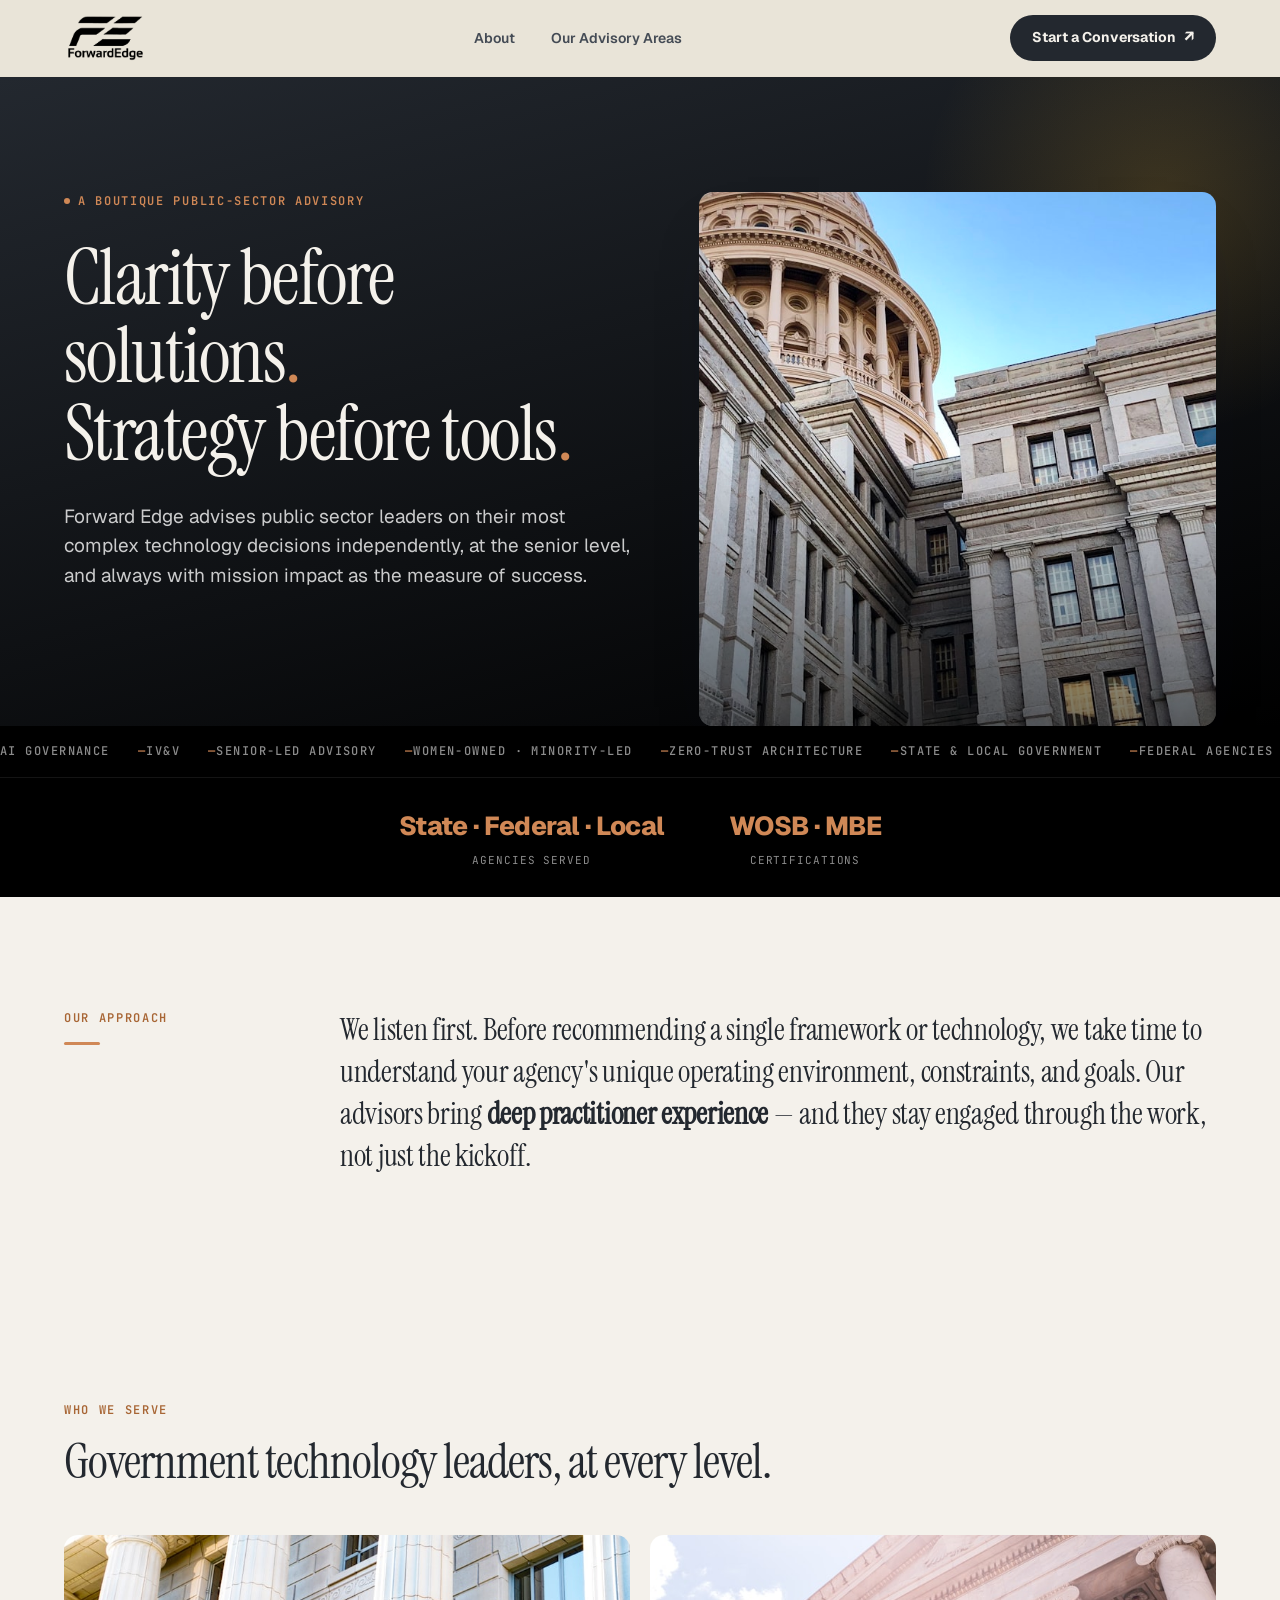
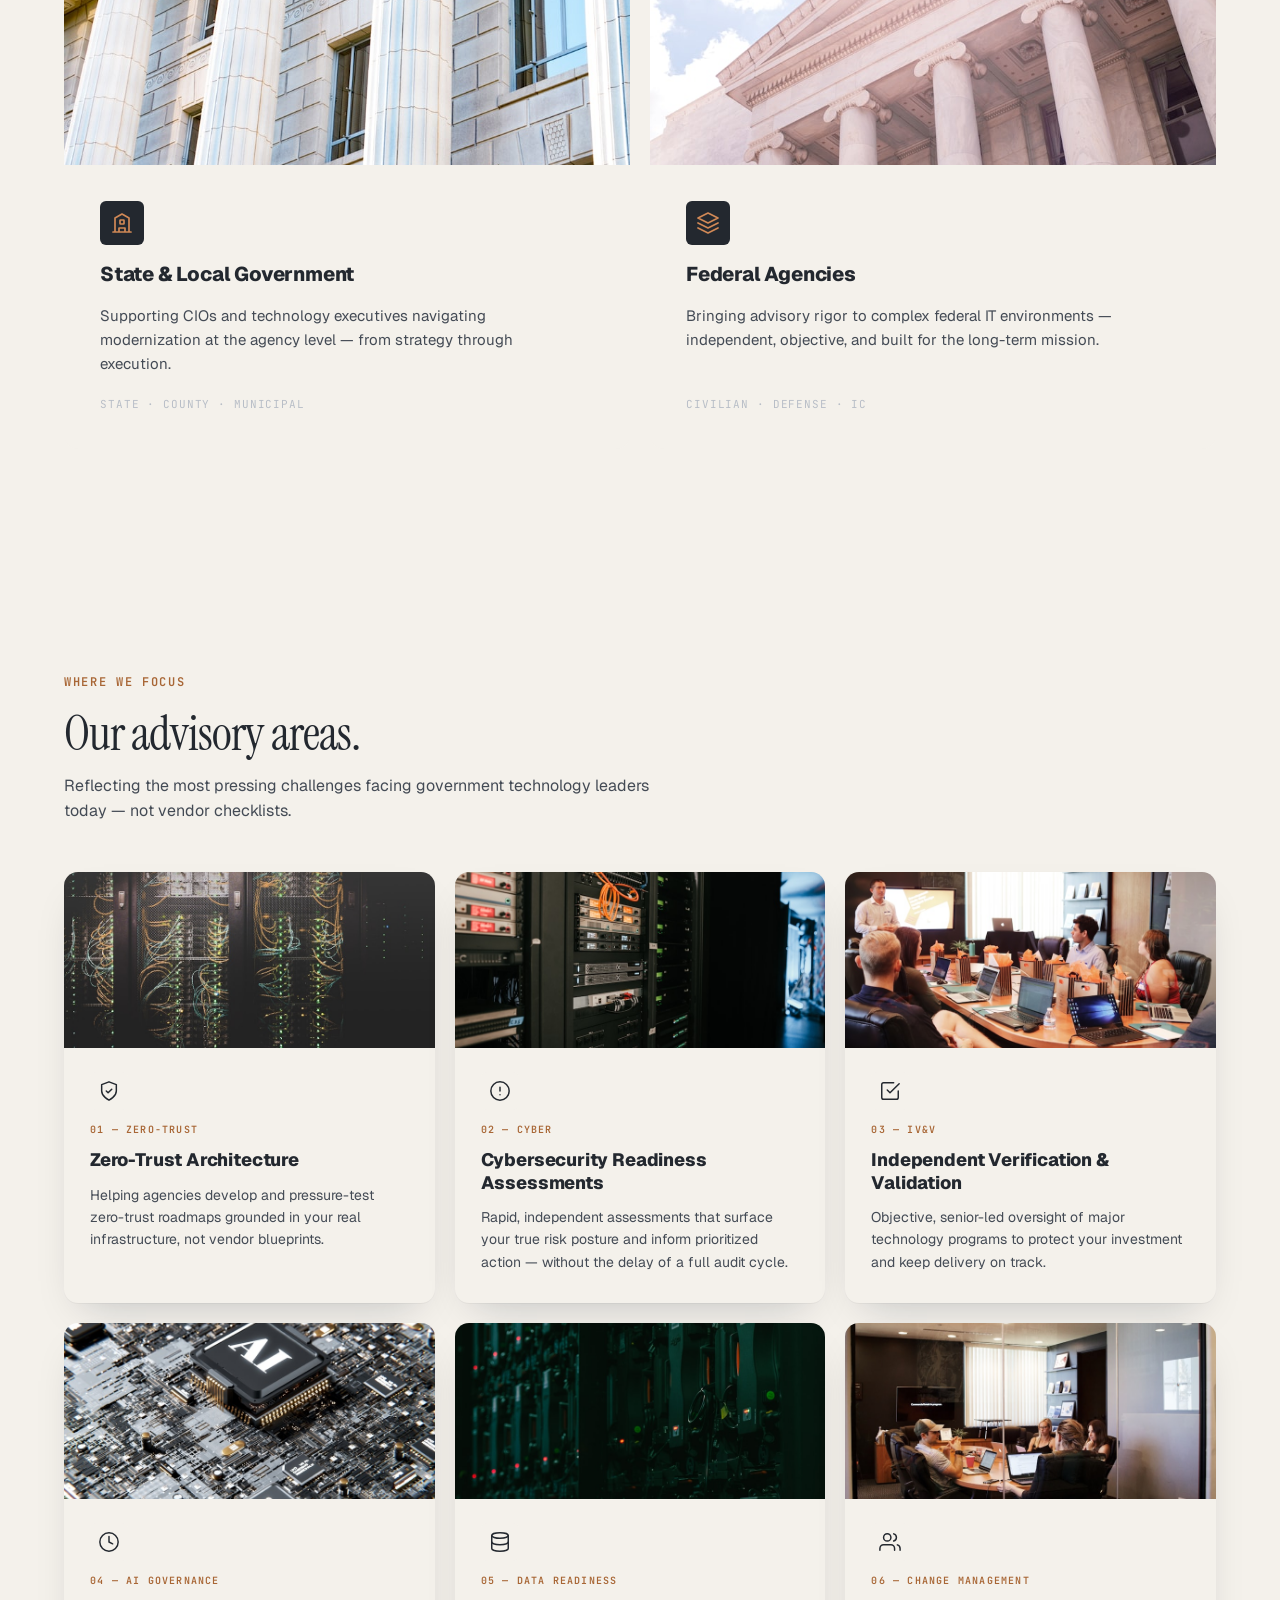
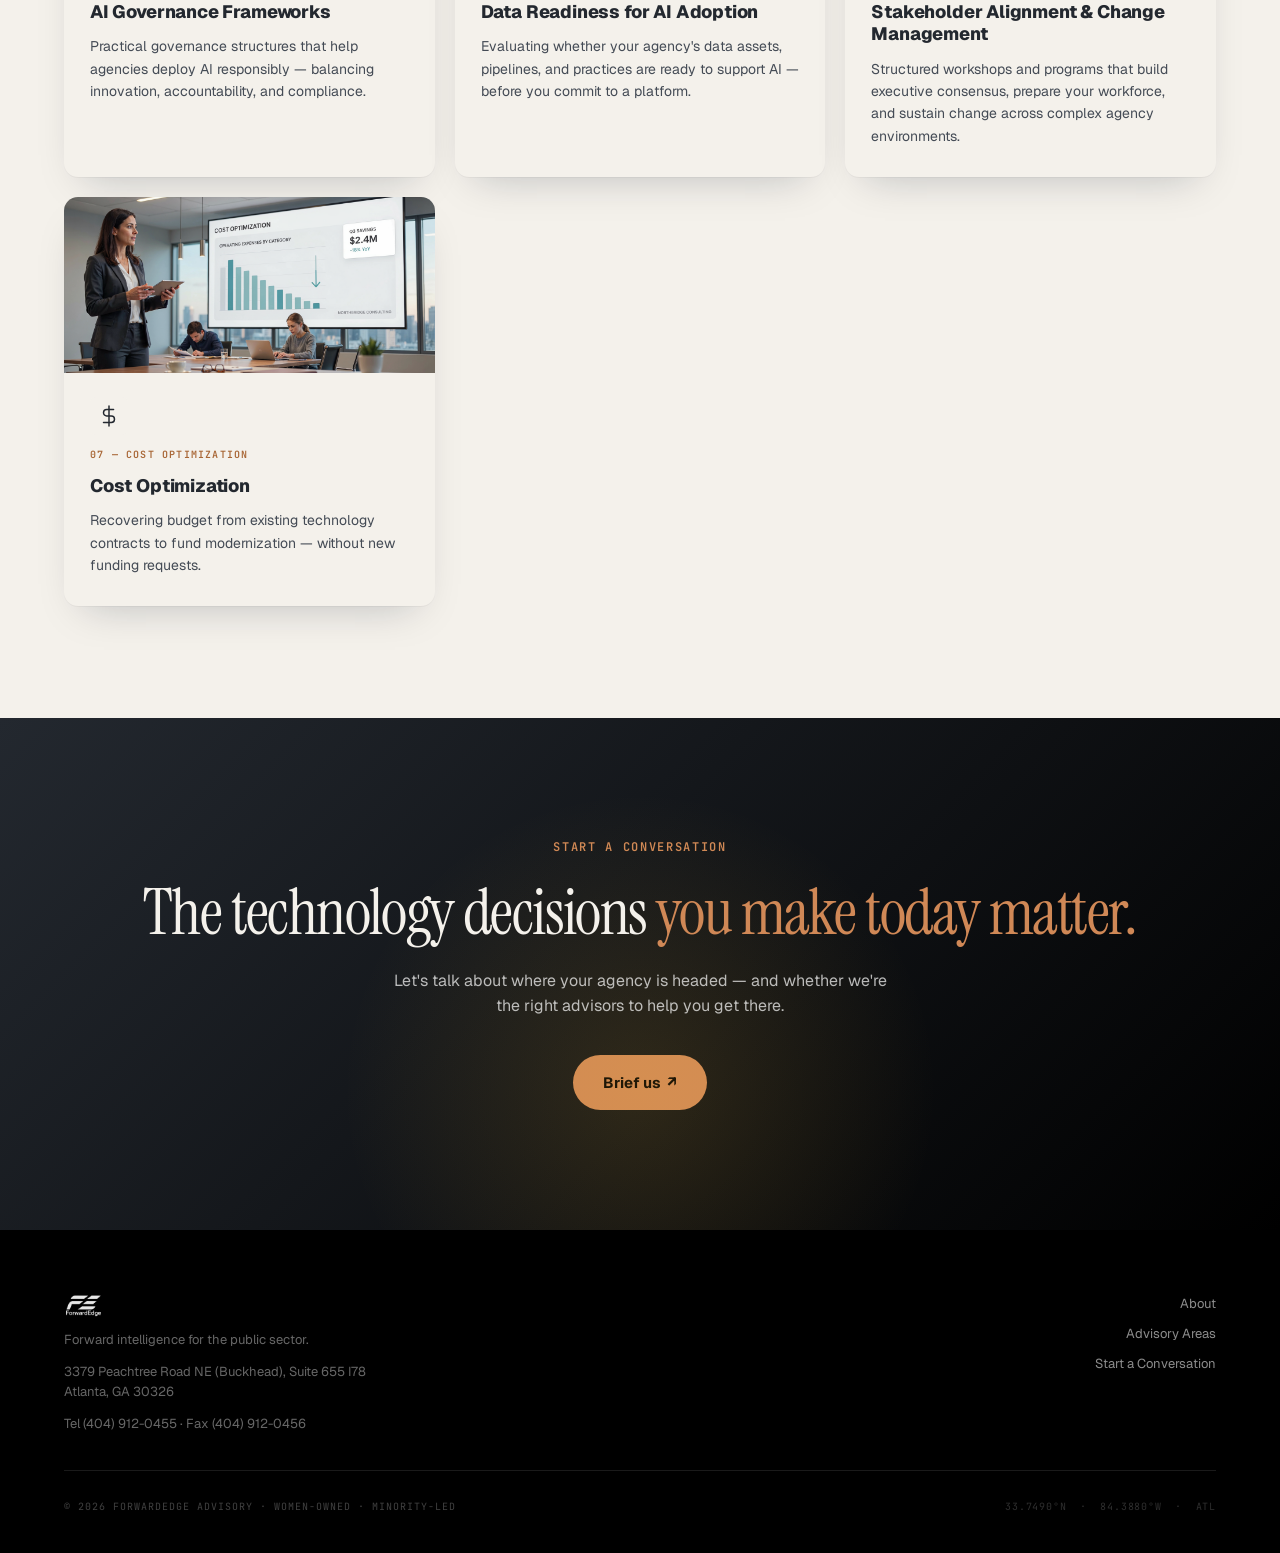
<file: index.html>
<!doctype html>
<html lang="en">
<head>
  <meta charset="utf-8" />
  <meta name="viewport" content="width=device-width, initial-scale=1" />
  <meta name="description" content="ForwardEdge Advisory — A women-owned, minority-led, AI-native public sector advisory firm. Strategy, modernization, and responsible AI as one practice." />
  <title>ForwardEdge Advisory — Forward Intelligence for the Public Sector</title>

  <link rel="preconnect" href="https://fonts.googleapis.com" />
  <link rel="preconnect" href="https://fonts.gstatic.com" crossorigin />
  <link href="https://fonts.googleapis.com/css2?family=Instrument+Serif:ital@0;1&family=Geist:wght@400;500;600;700;800&family=JetBrains+Mono:wght@400;500;600&display=swap" rel="stylesheet" />

  <style>
    :root {
      --color-navy:      #23282F;
      --color-navy-deep: #000000;
      --color-navy-mid:  #444B55;
      --color-white:     #F4F1EB;
      --color-fog:       #F4F1EB;
      --color-cloud:     #E8E2D5;
      --color-slate:     #444B55;
      --color-mist:      #B8BEC7;
      --color-gold:      #D08856;
      --color-gold-deep: #A86635;

      --font-display: "Instrument Serif", Georgia, serif;
      --font-sans: "Geist", system-ui, -apple-system, sans-serif;
      --font-mono: "JetBrains Mono", ui-monospace, Menlo, monospace;

      --radius-sm: 6px;
      --radius-md: 14px;
      --radius-pill: 9999px;

      --shadow-card: 0 1px 0 rgba(0,0,0,.04), 0 18px 40px -20px rgba(6,18,38,.25);
      --shadow-hover: 0 2px 0 rgba(0,0,0,.06), 0 30px 60px -28px rgba(6,18,38,.35);

      --container: 1280px;
      --gutter: clamp(20px, 5vw, 72px);
    }

    *, *::before, *::after { box-sizing: border-box; margin: 0; padding: 0; }
    html, body {
      background: var(--color-white);
      color: var(--color-navy);
      font-family: var(--font-sans);
      font-size: 16px;
      line-height: 1.55;
      -webkit-font-smoothing: antialiased;
      -moz-osx-font-smoothing: grayscale;
    }
    img { max-width: 100%; display: block; }
    a { color: inherit; text-decoration: none; }
    ::selection { background: var(--color-gold); color: var(--color-navy-deep); }

    .container { max-width: var(--container); margin: 0 auto; padding: 0 var(--gutter); }

    .eyebrow {
      font-family: var(--font-mono);
      font-size: 12px;
      font-weight: 600;
      letter-spacing: 0.14em;
      text-transform: uppercase;
      color: var(--color-gold-deep);
      display: flex;
      align-items: center;
      gap: 8px;
    }
    .eyebrow .dot { width: 6px; height: 6px; border-radius: 50%; background: var(--color-gold); }
    .eyebrow.on-dark { color: var(--color-gold); }

    /* Nav */
    .nav {
      position: sticky;
      top: 0;
      z-index: 100;
      background: rgba(232,226,213,0.88);
      backdrop-filter: saturate(140%) blur(14px);
      -webkit-backdrop-filter: saturate(140%) blur(14px);
      border-bottom: 1px solid var(--color-cloud);
    }
    .nav-inner {
      display: flex;
      align-items: center;
      justify-content: space-between;
      height: 76px;
      gap: 24px;
    }
    .nav-logo img { height: 51px; width: auto; }
    .nav-links { display: flex; align-items: center; gap: 4px; list-style: none; }
    .nav-links a {
      font-size: 14px;
      font-weight: 600;
      color: var(--color-slate);
      padding: 10px 16px;
      border-radius: var(--radius-pill);
      transition: color .15s, background .15s;
    }
    .nav-links a:hover { color: var(--color-navy); background: var(--color-fog); }
    .nav-cta {
      display: inline-flex;
      align-items: center;
      gap: 8px;
      padding: 12px 22px;
      background: var(--color-navy);
      color: var(--color-white);
      font-size: 14px;
      font-weight: 700;
      border: none;
      border-radius: var(--radius-pill);
      cursor: pointer;
      transition: background .15s, transform .15s;
      white-space: nowrap;
    }
    .nav-cta:hover { background: var(--color-navy-mid); transform: translateY(-1px); }
    .nav-hamburger {
      display: none;
      flex-direction: column;
      gap: 5px;
      background: none;
      border: none;
      cursor: pointer;
      padding: 4px;
    }
    .nav-hamburger span { display: block; width: 22px; height: 2px; background: var(--color-navy); border-radius: 2px; }

    .brand-img {
      width: 100%;
      height: 100%;
      object-fit: cover;
      display: block;
      transition: transform 0.55s ease;
    }

    /* Hero */
    .hero {
      position: relative;
      background: linear-gradient(165deg, var(--color-navy) 0%, var(--color-navy-deep) 100%);
      color: var(--color-white);
      overflow: hidden;
      padding: clamp(72px, 9vw, 120px) 0 0;
    }
    .hero::before {
      content: "";
      position: absolute;
      pointer-events: none;
      top: -120px; right: -120px;
      width: 480px; height: 480px;
      border-radius: 50%;
      background: radial-gradient(circle, rgba(242,182,50,0.18), transparent 70%);
    }
    .hero-inner {
      position: relative;
      display: grid;
      grid-template-columns: 1.05fr 0.95fr;
      gap: clamp(40px, 5vw, 80px);
      align-items: center;
    }
    .hero-content { padding-bottom: clamp(64px, 9vw, 104px); }
    .hero-eyebrow { margin-bottom: 28px; }
    .hero-headline {
      font-family: var(--font-display);
      font-size: clamp(44px, 6vw, 80px);
      font-weight: 400;
      line-height: 1.02;
      letter-spacing: -0.02em;
      margin-bottom: 28px;
      max-width: 16ch;
    }
    .hero-headline .accent { color: var(--color-gold); }
    .hero-lead {
      font-size: clamp(16px, 1.5vw, 19px);
      line-height: 1.55;
      color: rgba(255,255,255,0.78);
      max-width: 48ch;
      margin-bottom: 32px;
    }
    .hero-actions { display: flex; align-items: center; gap: 14px; flex-wrap: wrap; margin-bottom: 28px; }
    .hero-note {
      font-family: var(--font-mono);
      font-size: 11px;
      letter-spacing: 0.10em;
      text-transform: uppercase;
      color: rgba(255,255,255,0.45);
    }
    .hero-img-wrap {
      align-self: stretch;
      border-radius: var(--radius-md);
      overflow: hidden;
      min-height: 460px;
      position: relative;
      box-shadow: var(--shadow-hover);
    }
    .hero-img-wrap img {
      position: absolute; inset: 0; width: 100%; height: 100%; object-fit: cover;
      animation: hero-pan 18s ease-in-out infinite alternate;
      transform-origin: center;
    }
    .hero-img-wrap::after {
      content: "";
      position: absolute; inset: 0;
      background: linear-gradient(180deg, rgba(35,40,47,0) 50%, rgba(0,0,0,0.55) 100%);
    }
    @keyframes hero-pan {
      0%   { transform: scale(1) translate(0, 0); }
      100% { transform: scale(1.18) translate(-2.5%, -2%); }
    }

    /* Moving banner */
    .marquee {
      background: var(--color-navy-deep);
      overflow: hidden;
      border-bottom: 1px solid rgba(255,255,255,0.08);
    }
    .marquee-track {
      display: flex;
      width: max-content;
      animation: marquee-scroll 32s linear infinite;
    }
    .marquee-track span {
      display: inline-flex;
      align-items: center;
      gap: 14px;
      padding: 16px 0;
      font-family: var(--font-mono);
      font-size: 12px;
      font-weight: 500;
      letter-spacing: 0.12em;
      text-transform: uppercase;
      color: rgba(255,255,255,0.55);
      white-space: nowrap;
    }
    .marquee-track span::after {
      content: "—";
      color: var(--color-gold);
      margin-left: 14px;
    }
    @keyframes marquee-scroll {
      0%   { transform: translateX(0); }
      100% { transform: translateX(-50%); }
    }
    @media (prefers-reduced-motion: reduce) {
      .hero-img-wrap img { animation: none; }
      .marquee-track { animation: none; }
    }

    .btn {
      display: inline-flex;
      align-items: center;
      gap: 8px;
      padding: 14px 26px;
      font-family: var(--font-sans);
      font-size: 14px;
      font-weight: 700;
      border-radius: var(--radius-pill);
      border: none;
      cursor: pointer;
      transition: all .15s;
      text-decoration: none;
    }
    .btn-gold { background: var(--color-gold); color: var(--color-navy-deep); }
    .btn-gold:hover { background: var(--color-gold-deep); transform: translateY(-1px); }
    .btn-outline-light { background: transparent; color: var(--color-white); border: 1.5px solid rgba(255,255,255,0.35); }
    .btn-outline-light:hover { border-color: var(--color-white); }
    .btn-navy { background: var(--color-navy); color: var(--color-white); }
    .btn-navy:hover { background: var(--color-navy-mid); transform: translateY(-1px); }
    .btn-outline-dark { background: transparent; color: var(--color-navy); border: 1.5px solid var(--color-cloud); }
    .btn-outline-dark:hover { border-color: var(--color-navy); }
    .btn-arrow { font-size: 16px; line-height: 1; }

    /* Stat strip */
    .stat-strip {
      background: var(--color-navy-deep);
      padding: 28px 0;
    }
    .stat-grid {
      display: flex;
      justify-content: center;
      flex-wrap: wrap;
      gap: 24px 64px;
      text-align: center;
    }
    .stat-grid .stat-num {
      font-size: clamp(18px, 2.2vw, 26px);
      font-weight: 800;
      color: var(--color-gold);
      letter-spacing: -0.02em;
      white-space: nowrap;
    }
    .stat-grid .stat-label {
      font-family: var(--font-mono);
      font-size: 11px;
      letter-spacing: 0.08em;
      text-transform: uppercase;
      color: rgba(255,255,255,0.55);
      margin-top: 6px;
    }

    /* Positioning */
    .positioning { padding: clamp(72px, 9vw, 112px) 0; background: var(--color-fog); }
    .positioning-inner {
      display: grid;
      grid-template-columns: 220px 1fr;
      gap: 56px;
      align-items: start;
    }
    .positioning-rule { width: 36px; height: 3px; background: var(--color-gold); margin-top: 14px; border-radius: 2px; }
    .positioning-text {
      font-family: var(--font-display);
      font-size: clamp(22px, 2.8vw, 30px);
      font-weight: 400;
      line-height: 1.4;
      letter-spacing: -0.01em;
      color: var(--color-navy);
    }
    .positioning-text strong { color: var(--color-navy); font-weight: 800; }

    /* Section headers */
    .section-header { margin-bottom: 48px; max-width: 70ch; }
    .section-header .eyebrow { margin-bottom: 16px; }
    .section-header h2 {
      font-family: var(--font-display);
      font-size: clamp(32px, 4vw, 48px);
      font-weight: 400;
      letter-spacing: -0.02em;
      color: var(--color-navy);
      line-height: 1.08;
      margin-bottom: 14px;
    }
    .section-header p { font-size: 16px; color: var(--color-slate); max-width: 56ch; }
    .section-header.split { display: flex; align-items: flex-end; justify-content: space-between; gap: 24px; }

    /* Who we serve */
    .serve { padding: clamp(72px, 9vw, 112px) 0; background: var(--color-white); }
    .serve-grid { display: grid; grid-template-columns: 1fr 1fr; gap: 20px; }
    .serve-card {
      background: var(--color-fog);
      border-radius: var(--radius-md);
      overflow: hidden;
      display: flex;
      flex-direction: column;
      transition: box-shadow .2s, transform .2s;
    }
    .serve-card:hover { box-shadow: var(--shadow-hover); transform: translateY(-3px); }
    .serve-card-img { height: 230px; overflow: hidden; }
    .serve-card-img img { width: 100%; height: 100%; object-fit: cover; transition: transform .55s ease; }
    .serve-card:hover .serve-card-img img { transform: scale(1.05); }
    .serve-card-body { padding: clamp(26px, 3vw, 36px); display: flex; flex-direction: column; gap: 14px; flex: 1; }
    .serve-icon {
      width: 44px; height: 44px;
      display: flex; align-items: center; justify-content: center;
      background: var(--color-navy);
      border-radius: var(--radius-sm);
    }
    .serve-icon svg { width: 24px; height: 24px; stroke: var(--color-gold); fill: none; stroke-width: 1.7; }
    .serve-card h3 { font-size: 20px; font-weight: 800; color: var(--color-navy); letter-spacing: -0.01em; }
    .serve-card p { font-size: 15px; color: var(--color-slate); line-height: 1.6; max-width: 44ch; }
    .serve-tag { margin-top: auto; padding-top: 6px; font-family: var(--font-mono); font-size: 11px; letter-spacing: 0.08em; text-transform: uppercase; color: var(--color-mist); }

    /* Advisory */
    .advisory { padding: clamp(72px, 9vw, 112px) 0; background: var(--color-fog); }
    .advisory-grid { display: grid; grid-template-columns: repeat(3, 1fr); gap: 20px; }
    .advisory-card {
      background: var(--color-white);
      border-radius: var(--radius-md);
      box-shadow: var(--shadow-card);
      overflow: hidden;
      display: flex;
      flex-direction: column;
      transition: box-shadow .2s, transform .2s;
    }
    .advisory-card:hover { box-shadow: var(--shadow-hover); transform: translateY(-3px); }
    .advisory-card-img { height: 176px; overflow: hidden; position: relative; }
    .advisory-card-img img { width: 100%; height: 100%; object-fit: cover; transition: transform .55s ease; }
    .advisory-card:hover .advisory-card-img img { transform: scale(1.06); }
    .advisory-card-body { padding: 24px 26px 30px; display: flex; flex-direction: column; gap: 12px; flex: 1; }
    .advisory-card-icon {
      width: 38px; height: 38px;
      display: flex; align-items: center; justify-content: center;
      background: var(--color-fog);
      border-radius: var(--radius-sm);
    }
    .advisory-card-icon svg { width: 22px; height: 22px; stroke: var(--color-navy); stroke-width: 1.6; fill: none; stroke-linecap: round; stroke-linejoin: round; }
    .advisory-card-num { font-family: var(--font-mono); font-size: 10px; letter-spacing: 0.12em; text-transform: uppercase; color: var(--color-gold-deep); font-weight: 600; }
    .advisory-card h3 { font-size: 18px; font-weight: 800; color: var(--color-navy); letter-spacing: -0.01em; line-height: 1.25; }
    .advisory-card p { font-size: 14px; color: var(--color-slate); line-height: 1.6; flex: 1; }

    /* How we work */
    .how { padding: clamp(72px, 9vw, 112px) 0; background: var(--color-navy); color: var(--color-white); }
    .how-inner { display: grid; grid-template-columns: 1fr 1fr; gap: clamp(40px, 6vw, 96px); align-items: start; }
    .how-left h2 { font-family: var(--font-display); font-size: clamp(32px, 4vw, 48px); font-weight: 400; letter-spacing: -0.02em; line-height: 1.08; margin-bottom: 20px; }
    .how-left .eyebrow { margin-bottom: 18px; }
    .how-left p { font-size: 16px; color: rgba(255,255,255,0.72); line-height: 1.6; margin-bottom: 32px; max-width: 50ch; }
    .how-steps { display: flex; flex-direction: column; border-top: 1px solid rgba(255,255,255,0.14); }
    .how-step { display: grid; grid-template-columns: 44px 1fr; gap: 16px; padding: 22px 0; border-bottom: 1px solid rgba(255,255,255,0.14); }
    .how-step-num { font-family: var(--font-mono); font-size: 12px; font-weight: 700; color: var(--color-gold); padding-top: 2px; }
    .how-step h4 { font-size: 15px; font-weight: 700; margin-bottom: 4px; }
    .how-step p { font-size: 14px; color: rgba(255,255,255,0.6); line-height: 1.5; margin: 0; }
    .how-right { padding-top: 8px; }
    .how-principles { background: rgba(255,255,255,0.06); border: 1px solid rgba(255,255,255,0.12); border-radius: var(--radius-md); padding: 32px; }
    .how-principles .eyebrow { margin-bottom: 22px; }
    .principle { padding: 18px 0; border-bottom: 1px solid rgba(255,255,255,0.12); }
    .principle:last-child { border-bottom: none; }
    .principle-quote { font-family: var(--font-display); font-size: 18px; font-weight: 400; font-style: italic; letter-spacing: -0.01em; line-height: 1.4; color: var(--color-white); }

    /* Insights */
    .insights { padding: clamp(72px, 9vw, 112px) 0; background: var(--color-white); }
    .insights-grid { display: grid; grid-template-columns: repeat(3, 1fr); gap: 20px; }
    .insight-card {
      background: var(--color-fog);
      border-radius: var(--radius-md);
      padding: 28px 26px 30px;
      display: flex;
      flex-direction: column;
      gap: 14px;
      transition: box-shadow .2s, transform .2s;
      cursor: pointer;
    }
    .insight-card:hover { box-shadow: var(--shadow-hover); transform: translateY(-3px); background: var(--color-white); }
    .insight-meta { font-family: var(--font-mono); font-size: 11px; letter-spacing: 0.08em; text-transform: uppercase; color: var(--color-mist); }
    .insight-card h3 { font-family: var(--font-display); font-size: 22px; font-weight: 400; color: var(--color-navy); line-height: 1.2; letter-spacing: -0.01em; }
    .insight-card p { font-size: 14px; color: var(--color-slate); line-height: 1.55; }
    .insight-arrow { display: inline-flex; align-items: center; gap: 6px; font-family: var(--font-mono); font-size: 11px; font-weight: 700; letter-spacing: 0.08em; text-transform: uppercase; color: var(--color-gold-deep); margin-top: auto; padding-top: 6px; }

    /* CTA strip */
    .cta-strip {
      padding: clamp(72px, 10vw, 120px) 0;
      background: linear-gradient(135deg, var(--color-navy) 0%, var(--color-navy-deep) 100%);
      text-align: center;
      color: var(--color-white);
      position: relative;
      overflow: hidden;
    }
    .cta-strip::before {
      content: "";
      position: absolute;
      pointer-events: none;
      bottom: -160px; left: 50%;
      transform: translateX(-50%);
      width: 600px; height: 600px;
      border-radius: 50%;
      background: radial-gradient(circle, rgba(242,182,50,0.14), transparent 70%);
    }
    .cta-strip .eyebrow { justify-content: center; margin-bottom: 24px; }
    .cta-strip h2 { font-family: var(--font-display); font-size: clamp(36px, 5vw, 64px); font-weight: 400; letter-spacing: -0.025em; line-height: 1.0; margin-bottom: 24px; position: relative; }
    .cta-strip h2 .accent { color: var(--color-gold); }
    .cta-strip p { font-size: 16px; color: rgba(255,255,255,0.7); max-width: 46ch; margin: 0 auto 36px; line-height: 1.55; position: relative; }

    /* Footer */
    .footer { padding: clamp(48px, 5vw, 72px) 0 clamp(24px, 3vw, 40px); background: var(--color-navy-deep); color: var(--color-white); }
    .footer-inner { display: grid; grid-template-columns: 1fr auto; gap: 40px; padding-bottom: 36px; border-bottom: 1px solid rgba(255,255,255,0.1); margin-bottom: 28px; }
    .footer-logo img { height: 24px; width: auto; filter: brightness(0) invert(1); opacity: 0.9; }
    .footer-tagline { font-size: 13px; color: rgba(255,255,255,0.4); margin-top: 12px; }
    .footer-nav { display: flex; flex-direction: column; gap: 10px; align-items: flex-end; }
    .footer-nav a { font-size: 13px; color: rgba(255,255,255,0.55); transition: color .15s; }
    .footer-nav a:hover { color: var(--color-gold); }
    .footer-bottom { display: flex; align-items: center; justify-content: space-between; gap: 16px; }
    .footer-copy { font-family: var(--font-mono); font-size: 10px; letter-spacing: 0.10em; text-transform: uppercase; color: rgba(255,255,255,0.25); }
    .footer-coord { font-family: var(--font-mono); font-size: 10px; letter-spacing: 0.08em; color: rgba(255,255,255,0.18); }

    /* Mobile nav overlay */
    .mobile-nav { display: none; position: fixed; inset: 0; z-index: 200; background: var(--color-navy); padding: 20px var(--gutter) 40px; flex-direction: column; }
    .mobile-nav.open { display: flex; }
    .mobile-nav-top { display: flex; justify-content: space-between; align-items: center; margin-bottom: 40px; }
    .mobile-nav ul { list-style: none; display: flex; flex-direction: column; flex: 1; }
    .mobile-nav ul li a { display: block; font-size: 26px; font-weight: 700; color: var(--color-white); padding: 16px 0; border-bottom: 1px solid rgba(255,255,255,0.12); }
    .mobile-nav-cta { margin-top: 32px; }
    .close-btn { background: none; border: none; cursor: pointer; font-size: 24px; color: var(--color-white); line-height: 1; }

    @media (max-width: 1000px) {
      .hero-inner { grid-template-columns: 1fr; }
      .hero-img-wrap { display: none; }
    }
    @media (max-width: 900px) {
      .nav-links { display: none; }
      .nav-cta { display: none; }
      .nav-hamburger { display: flex; }
      .advisory-grid { grid-template-columns: 1fr 1fr; }
      .insights-grid { grid-template-columns: 1fr 1fr; }
      .how-inner { grid-template-columns: 1fr; }
      .positioning-inner { grid-template-columns: 1fr; gap: 24px; }
    }
    @media (max-width: 640px) {
      .serve-grid { grid-template-columns: 1fr; }
      .advisory-grid { grid-template-columns: 1fr; }
      .insights-grid { grid-template-columns: 1fr; }
      .section-header.split { flex-direction: column; align-items: flex-start; }
      .footer-inner { grid-template-columns: 1fr; }
      .footer-nav { align-items: flex-start; }
      .footer-bottom { flex-direction: column; align-items: flex-start; gap: 8px; }
    }
  </style>
</head>

<body>

  <!-- Nav -->
  <nav class="nav" role="navigation" aria-label="Main navigation">
    <div class="container">
      <div class="nav-inner">
        <a href="/" class="nav-logo" aria-label="ForwardEdge — Home">
          <img src="assets/fe-lockup-black.png" alt="ForwardEdge" />
        </a>
        <ul class="nav-links">
          <li><a href="about.html">About</a></li>
          <li><a href="advisory.html">Our Advisory Areas</a></li>
        </ul>
        <a href="contact.html" class="nav-cta">Start a Conversation <span class="btn-arrow">↗</span></a>
        <button class="nav-hamburger" id="menuBtn" aria-label="Open menu" aria-expanded="false">
          <span></span><span></span><span></span>
        </button>
      </div>
    </div>
  </nav>

  <!-- Mobile nav -->
  <div class="mobile-nav" id="mobileNav" role="dialog" aria-label="Navigation menu">
    <div class="mobile-nav-top">
      <a href="/" class="nav-logo">
        <img src="assets/fe-lockup-paper.png" alt="ForwardEdge" style="height:30px; filter:brightness(0) invert(1);" />
      </a>
      <button class="close-btn" id="closeBtn" aria-label="Close menu">✕</button>
    </div>
    <ul>
      <li><a href="about.html" onclick="closeMobileNav()">About</a></li>
      <li><a href="advisory.html" onclick="closeMobileNav()">Our Advisory Areas</a></li>
    </ul>
    <div class="mobile-nav-cta">
      <a href="contact.html" class="btn btn-gold" onclick="closeMobileNav()" style="font-size:15px; padding:14px 24px;">
        Start a Conversation <span class="btn-arrow">↗</span>
      </a>
    </div>
  </div>

  <!-- Hero -->
  <section class="hero" id="home">
    <div class="container">
      <div class="hero-inner">
        <div class="hero-content">
          <div class="eyebrow on-dark hero-eyebrow"><span class="dot"></span>A BOUTIQUE PUBLIC-SECTOR ADVISORY</div>
          <h1 class="hero-headline">Clarity before solutions<span class="accent">.</span><br>Strategy before tools<span class="accent">.</span></h1>
          <p class="hero-lead">
            Forward Edge advises public sector leaders on their most complex technology decisions independently, at the senior level, and always with mission impact as the measure of success.
          </p>
        </div>
        <div class="hero-img-wrap">
          <img src="assets/img/hero.jpg" alt="Government architecture" loading="eager" />
        </div>
      </div>
    </div>
  </section>

  <!-- Moving banner -->
  <div class="marquee" aria-hidden="true">
    <div class="marquee-track">
      <span>AI Governance</span><span>IV&amp;V</span><span>Senior-Led Advisory</span><span>Women-Owned · Minority-Led</span><span>Zero-Trust Architecture</span><span>State &amp; Local Government</span><span>Federal Agencies</span>
      <span>AI Governance</span><span>IV&amp;V</span><span>Senior-Led Advisory</span><span>Women-Owned · Minority-Led</span><span>Zero-Trust Architecture</span><span>State &amp; Local Government</span><span>Federal Agencies</span>
    </div>
  </div>

  <!-- Stat strip -->
  <div class="stat-strip">
    <div class="container">
      <div class="stat-grid">
        <div><div class="stat-num">State · Federal · Local</div><div class="stat-label">Agencies Served</div></div>
        <div><div class="stat-num">WOSB · MBE</div><div class="stat-label">Certifications</div></div>
      </div>
    </div>
  </div>

  <!-- Positioning -->
  <section class="positioning" id="about">
    <div class="container">
      <div class="positioning-inner">
        <div>
          <div class="eyebrow">OUR APPROACH</div>
          <div class="positioning-rule"></div>
        </div>
        <p class="positioning-text">
          We listen first. Before recommending a single framework or technology, we take time to understand your agency's unique operating environment, constraints, and goals. Our advisors bring <strong>deep practitioner experience</strong> — and they stay engaged through the work, not just the kickoff.
        </p>
      </div>
    </div>
  </section>

  <!-- Who We Serve -->
  <section class="serve">
    <div class="container">
      <div class="section-header">
        <div class="eyebrow">WHO WE SERVE</div>
        <h2>Government technology leaders, at every level.</h2>
      </div>
      <div class="serve-grid">

        <div class="serve-card">
          <div class="serve-card-img"><img src="assets/img/state-local.jpg" alt="State and local government building" loading="lazy" /></div>
          <div class="serve-card-body">
            <div class="serve-icon">
              <svg viewBox="0 0 24 24" stroke-linecap="round" stroke-linejoin="round"><path d="M3 21h18M5 21V7l7-4 7 4v14M9 21v-4h6v4"/><rect x="10" y="9" width="4" height="4" rx=".5"/></svg>
            </div>
            <h3>State &amp; Local Government</h3>
            <p>Supporting CIOs and technology executives navigating modernization at the agency level — from strategy through execution.</p>
            <div class="serve-tag">State · County · Municipal</div>
          </div>
        </div>

        <div class="serve-card">
          <div class="serve-card-img"><img src="assets/img/federal.jpg" alt="Federal government building" loading="lazy" /></div>
          <div class="serve-card-body">
            <div class="serve-icon">
              <svg viewBox="0 0 24 24" stroke-linecap="round" stroke-linejoin="round"><path d="M12 2L2 7l10 5 10-5-10-5zM2 17l10 5 10-5M2 12l10 5 10-5"/></svg>
            </div>
            <h3>Federal Agencies</h3>
            <p>Bringing advisory rigor to complex federal IT environments — independent, objective, and built for the long-term mission.</p>
            <div class="serve-tag">Civilian · Defense · IC</div>
          </div>
        </div>

      </div>
    </div>
  </section>

  <!-- Advisory Areas -->
  <section class="advisory" id="advisory">
    <div class="container">
      <div class="section-header">
        <div class="eyebrow">WHERE WE FOCUS</div>
        <h2>Our advisory areas.</h2>
        <p>Reflecting the most pressing challenges facing government technology leaders today — not vendor checklists.</p>
      </div>
      <div class="advisory-grid">

        <a class="advisory-card" href="advisory.html#zero-trust">
          <div class="advisory-card-img"><img src="assets/img/zero-trust.jpg" alt="Network infrastructure cables" loading="lazy" /></div>
          <div class="advisory-card-body">
            <div class="advisory-card-icon"><svg viewBox="0 0 24 24"><path d="M12 22s8-4 8-10V5l-8-3-8 3v7c0 6 8 10 8 10z"/><path d="M9 12l2 2 4-4"/></svg></div>
            <div class="advisory-card-num">01 — Zero-Trust</div>
            <h3>Zero-Trust Architecture</h3>
            <p>Helping agencies develop and pressure-test zero-trust roadmaps grounded in your real infrastructure, not vendor blueprints.</p>
          </div>
        </a>

        <a class="advisory-card" href="advisory.html#cyber">
          <div class="advisory-card-img"><img src="assets/img/cyber.jpg" alt="Server rack in data center" loading="lazy" /></div>
          <div class="advisory-card-body">
            <div class="advisory-card-icon"><svg viewBox="0 0 24 24"><circle cx="12" cy="12" r="10"/><path d="M12 8v4M12 16h.01"/></svg></div>
            <div class="advisory-card-num">02 — Cyber</div>
            <h3>Cybersecurity Readiness Assessments</h3>
            <p>Rapid, independent assessments that surface your true risk posture and inform prioritized action — without the delay of a full audit cycle.</p>
          </div>
        </a>

        <a class="advisory-card" href="advisory.html#ivv">
          <div class="advisory-card-img"><img src="assets/img/ivv.jpg" alt="Professional team review meeting" loading="lazy" /></div>
          <div class="advisory-card-body">
            <div class="advisory-card-icon"><svg viewBox="0 0 24 24"><path d="M9 11l3 3L22 4"/><path d="M21 12v7a2 2 0 01-2 2H5a2 2 0 01-2-2V5a2 2 0 012-2h11"/></svg></div>
            <div class="advisory-card-num">03 — IV&amp;V</div>
            <h3>Independent Verification &amp; Validation</h3>
            <p>Objective, senior-led oversight of major technology programs to protect your investment and keep delivery on track.</p>
          </div>
        </a>

        <a class="advisory-card" href="advisory.html#ai-gov">
          <div class="advisory-card-img"><img src="assets/img/ai-gov.jpg" alt="AI chip technology" loading="lazy" /></div>
          <div class="advisory-card-body">
            <div class="advisory-card-icon"><svg viewBox="0 0 24 24"><path d="M12 2a10 10 0 100 20A10 10 0 0012 2z"/><path d="M12 6v6l4 2"/></svg></div>
            <div class="advisory-card-num">04 — AI Governance</div>
            <h3>AI Governance Frameworks</h3>
            <p>Practical governance structures that help agencies deploy AI responsibly — balancing innovation, accountability, and compliance.</p>
          </div>
        </a>

        <a class="advisory-card" href="advisory.html#data">
          <div class="advisory-card-img"><img src="assets/img/data-ready.jpg" alt="Large scale data center equipment array" loading="lazy" /></div>
          <div class="advisory-card-body">
            <div class="advisory-card-icon"><svg viewBox="0 0 24 24"><ellipse cx="12" cy="5" rx="9" ry="3"/><path d="M21 12c0 1.66-4.03 3-9 3s-9-1.34-9-3"/><path d="M3 5v14c0 1.66 4.03 3 9 3s9-1.34 9-3V5"/></svg></div>
            <div class="advisory-card-num">05 — Data Readiness</div>
            <h3>Data Readiness for AI Adoption</h3>
            <p>Evaluating whether your agency's data assets, pipelines, and practices are ready to support AI — before you commit to a platform.</p>
          </div>
        </a>

        <a class="advisory-card" href="advisory.html#change">
          <div class="advisory-card-img"><img src="assets/img/stakeholder.jpg" alt="Professionals collaborating at table" loading="lazy" /></div>
          <div class="advisory-card-body">
            <div class="advisory-card-icon"><svg viewBox="0 0 24 24"><path d="M17 21v-2a4 4 0 00-4-4H5a4 4 0 00-4 4v2"/><circle cx="9" cy="7" r="4"/><path d="M23 21v-2a4 4 0 00-3-3.87M16 3.13a4 4 0 010 7.75"/></svg></div>
            <div class="advisory-card-num">06 — Change Management</div>
            <h3>Stakeholder Alignment &amp; Change Management</h3>
            <p>Structured workshops and programs that build executive consensus, prepare your workforce, and sustain change across complex agency environments.</p>
          </div>
        </a>

        <!-- 07 Cost Optimization -->
        <a class="advisory-card" href="advisory.html#cost-op">
          <div class="advisory-card-img"><img src="assets/img/cost-optimization.png" alt="Advisor presenting a cost optimization analysis in a meeting room" loading="lazy" /></div>
          <div class="advisory-card-body">
            <div class="advisory-card-icon">
              <svg viewBox="0 0 24 24"><path d="M12 1v22M17 5H9.5a3.5 3.5 0 000 7h5a3.5 3.5 0 010 7H6"/></svg>
            </div>
            <div class="advisory-card-num">07 — Cost Optimization</div>
            <h3>Cost Optimization</h3>
            <p>Recovering budget from existing technology contracts to fund modernization — without new funding requests.</p>
          </div>
        </a>

      </div>
    </div>
  </section>

  <!-- How We Work (hidden) -->
  <section class="how" id="how" style="display:none;">
    <div class="container">
      <div class="how-inner">
        <div class="how-left">
          <div class="eyebrow on-dark">HOW WE WORK</div>
          <h2>Senior-level from day one.</h2>
          <p>Government technology decisions carry consequences that outlast any contract. We bring experienced advisors — not fresh consultants — who understand the constraints of the public sector and stay accountable through delivery.</p>
          <div class="how-steps">
            <div class="how-step">
              <span class="how-step-num">01</span>
              <div><h4>Listen before recommending</h4><p>We understand your agency's environment, constraints, and goals before suggesting a single framework.</p></div>
            </div>
            <div class="how-step">
              <span class="how-step-num">02</span>
              <div><h4>Independent, not vendor-aligned</h4><p>Our guidance is objective. We have no software to sell, no platform to push.</p></div>
            </div>
            <div class="how-step">
              <span class="how-step-num">03</span>
              <div><h4>Engaged through execution</h4><p>Our advisors stay in the work — not just the kickoff. From strategy through delivery.</p></div>
            </div>
            <div class="how-step">
              <span class="how-step-num">04</span>
              <div><h4>Memos, not 80-page PDFs</h4><p>Clear thinking, communicated clearly. Findings you can act on immediately.</p></div>
            </div>
          </div>
        </div>
        <div class="how-right">
          <div class="how-principles">
            <div class="eyebrow on-dark">OUR PRINCIPLES</div>
            <div class="principle"><p class="principle-quote">"Strategy, modernization, and responsible AI as one practice — not three vendors."</p></div>
            <div class="principle"><p class="principle-quote">"We leave when you don't need us."</p></div>
            <div class="principle"><p class="principle-quote">"Trusted advisors for government's most complex technology decisions."</p></div>
            <div class="principle"><p class="principle-quote">"Government technology should work for the people it serves."</p></div>
          </div>
        </div>
      </div>
    </div>
  </section>

  <!-- Insights (hidden) -->
  <section class="insights" id="insights" style="display:none;">
    <div class="container">
      <div class="section-header split">
        <div>
          <div class="eyebrow">INSIGHTS</div>
          <h2>What we're thinking about.</h2>
        </div>
        <a href="#" class="btn btn-outline-dark" style="flex-shrink:0;">All Insights →</a>
      </div>
      <div class="insights-grid">

        <article class="insight-card">
          <span class="insight-meta">BRIEF 001 · 6 MIN</span>
          <h3>Why every state CIO needs an AI governance layer before the platforms arrive.</h3>
          <p>The agencies moving fastest on AI adoption are also the ones most exposed. Governance isn't a brake — it's the foundation.</p>
          <span class="insight-arrow">Read brief ↗</span>
        </article>

        <article class="insight-card">
          <span class="insight-meta">BRIEF 002 · 8 MIN</span>
          <h3>Zero-trust in state government: what the CISA framework actually requires you to do.</h3>
          <p>Most agencies are still treating zero-trust as a vendor selection problem. It isn't. Here's what the hard work looks like.</p>
          <span class="insight-arrow">Read brief ↗</span>
        </article>

        <article class="insight-card">
          <span class="insight-meta">BRIEF 003 · 5 MIN</span>
          <h3>The data problem hiding inside every AI readiness assessment.</h3>
          <p>Before your agency commits to an AI platform, ask these four questions about your data. The answers will change the conversation.</p>
          <span class="insight-arrow">Read brief ↗</span>
        </article>

      </div>
    </div>
  </section>

  <!-- CTA Strip -->
  <section class="cta-strip" id="contact">
    <div class="container">
      <div class="eyebrow on-dark">START A CONVERSATION</div>
      <h2>The technology decisions <span class="accent">you make today matter.</span></h2>
      <p>Let's talk about where your agency is headed — and whether we're the right advisors to help you get there.</p>
      <a href="contact.html" class="btn btn-gold" style="font-size:15px; padding:16px 30px;">Brief us &nbsp;↗</a>
    </div>
  </section>

  <!-- Footer -->
  <footer class="footer">
    <div class="container">
      <div class="footer-inner">
        <div>
          <div class="footer-logo"><img src="assets/fe-lockup-paper.png" alt="ForwardEdge" /></div>
          <p class="footer-tagline">Forward intelligence for the public sector.</p>
          <p class="footer-tagline">3379 Peachtree Road NE (Buckhead), Suite 655 I78<br>Atlanta, GA 30326</p>
          <p class="footer-tagline">Tel <a href="tel:+14049120455" style="color:inherit;">(404) 912-0455</a> · Fax (404) 912-0456</p>
        </div>
        <nav class="footer-nav" aria-label="Footer navigation">
          <a href="about.html">About</a>
          <a href="advisory.html">Advisory Areas</a>
          <a href="contact.html">Start a Conversation</a>
        </nav>
      </div>
      <div class="footer-bottom">
        <span class="footer-copy">© 2026 ForwardEdge Advisory · Women-Owned · Minority-Led</span>
        <span class="footer-coord">33.7490°N &nbsp;·&nbsp; 84.3880°W &nbsp;·&nbsp; ATL</span>
      </div>
    </div>
  </footer>

  <script>
    const menuBtn = document.getElementById('menuBtn');
    const closeBtn = document.getElementById('closeBtn');
    const mobileNav = document.getElementById('mobileNav');

    menuBtn.addEventListener('click', () => {
      mobileNav.classList.add('open');
      menuBtn.setAttribute('aria-expanded', 'true');
      document.body.style.overflow = 'hidden';
    });
    closeBtn.addEventListener('click', closeMobileNav);
    function closeMobileNav() {
      mobileNav.classList.remove('open');
      menuBtn.setAttribute('aria-expanded', 'false');
      document.body.style.overflow = '';
    }

    document.querySelectorAll('a[href^="#"]').forEach(anchor => {
      anchor.addEventListener('click', function(e) {
        const target = document.querySelector(this.getAttribute('href'));
        if (target) {
          e.preventDefault();
          target.scrollIntoView({ behavior: 'smooth', block: 'start' });
        }
      });
    });

    function isInInitialViewport(el) {
      const rect = el.getBoundingClientRect();
      return rect.top < window.innerHeight && rect.bottom > 0;
    }
    const observer = new IntersectionObserver((entries) => {
      entries.forEach(entry => {
        if (entry.isIntersecting) {
          entry.target.style.opacity = '1';
          entry.target.style.transform = 'translateY(0)';
          observer.unobserve(entry.target);
        }
      });
    }, { threshold: 0.05, rootMargin: '0px 0px -20px 0px' });

    document.querySelectorAll('.advisory-card, .insight-card, .serve-card, .how-step').forEach(el => {
      el.style.transition = 'opacity 0.45s ease, transform 0.45s ease';
      if (!isInInitialViewport(el)) {
        el.style.opacity = '0';
        el.style.transform = 'translateY(18px)';
      }
      observer.observe(el);
    });
  </script>

</body>
</html>
</file>
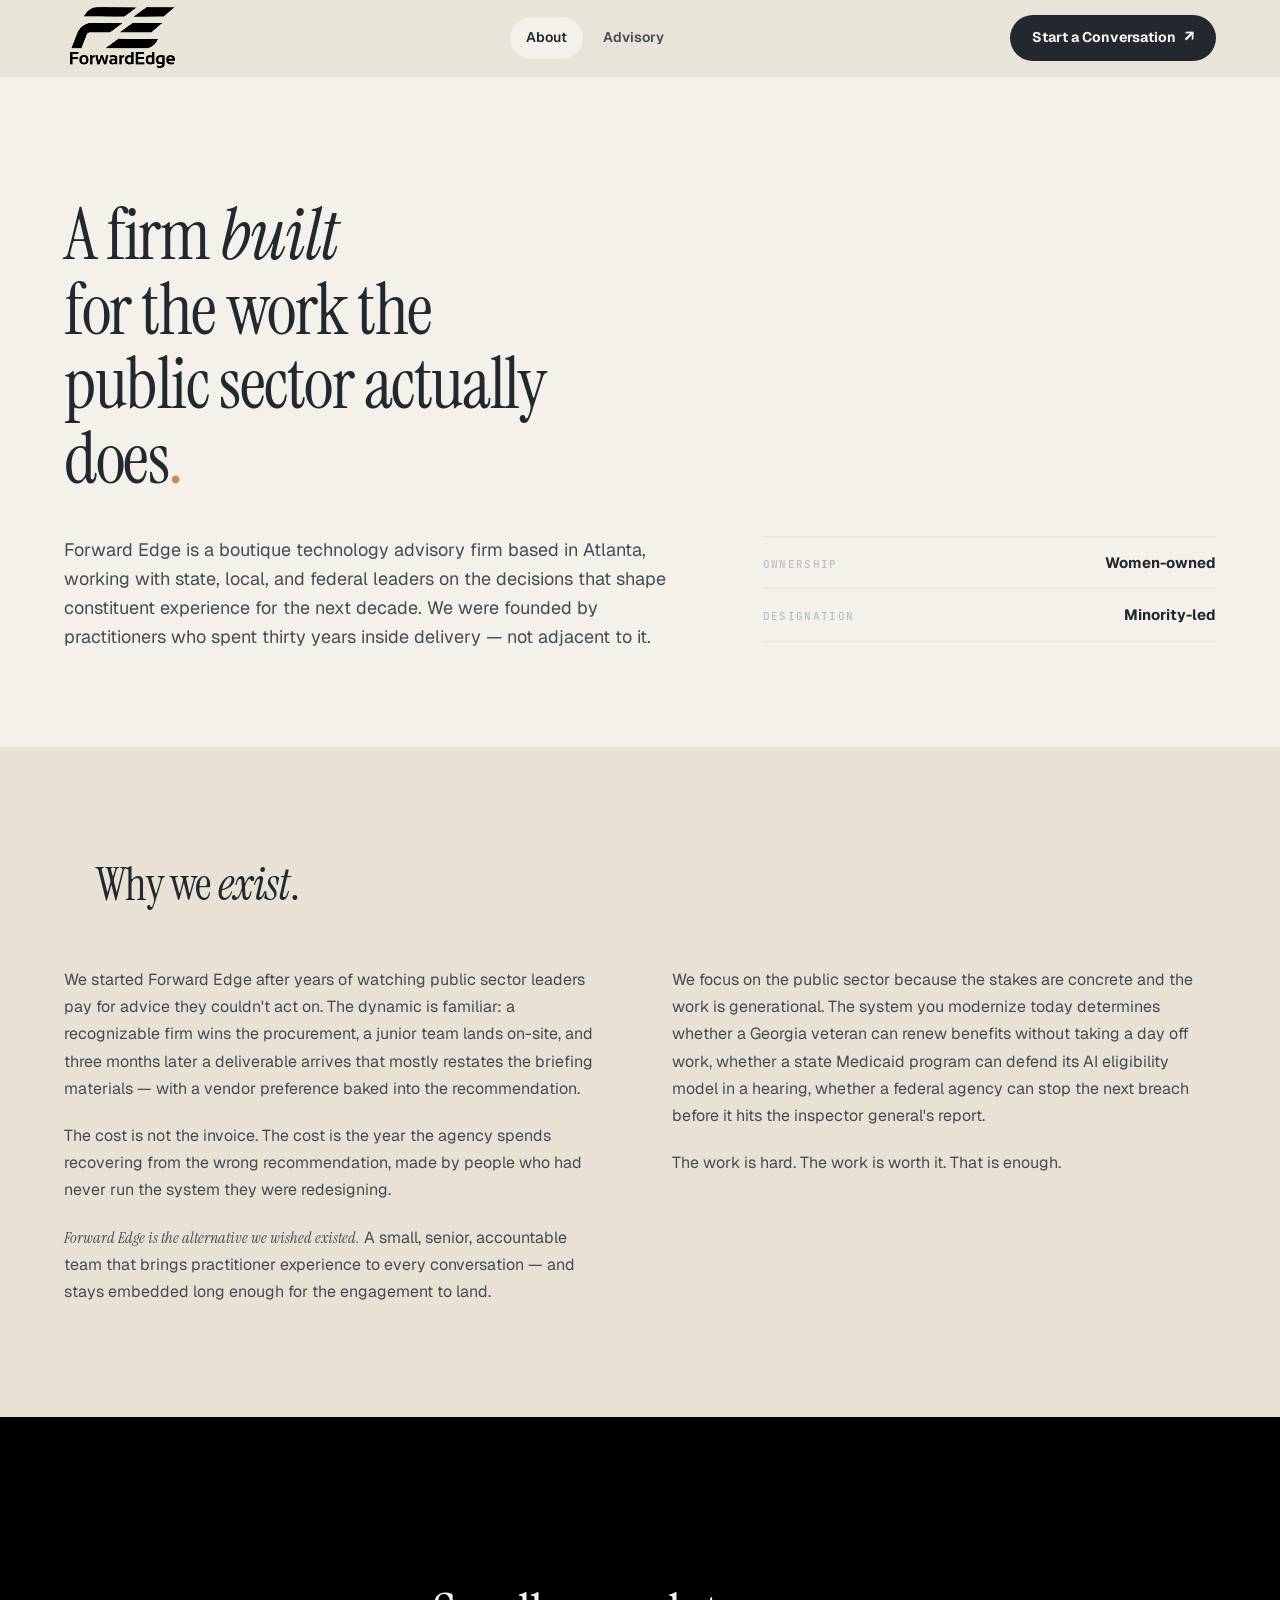
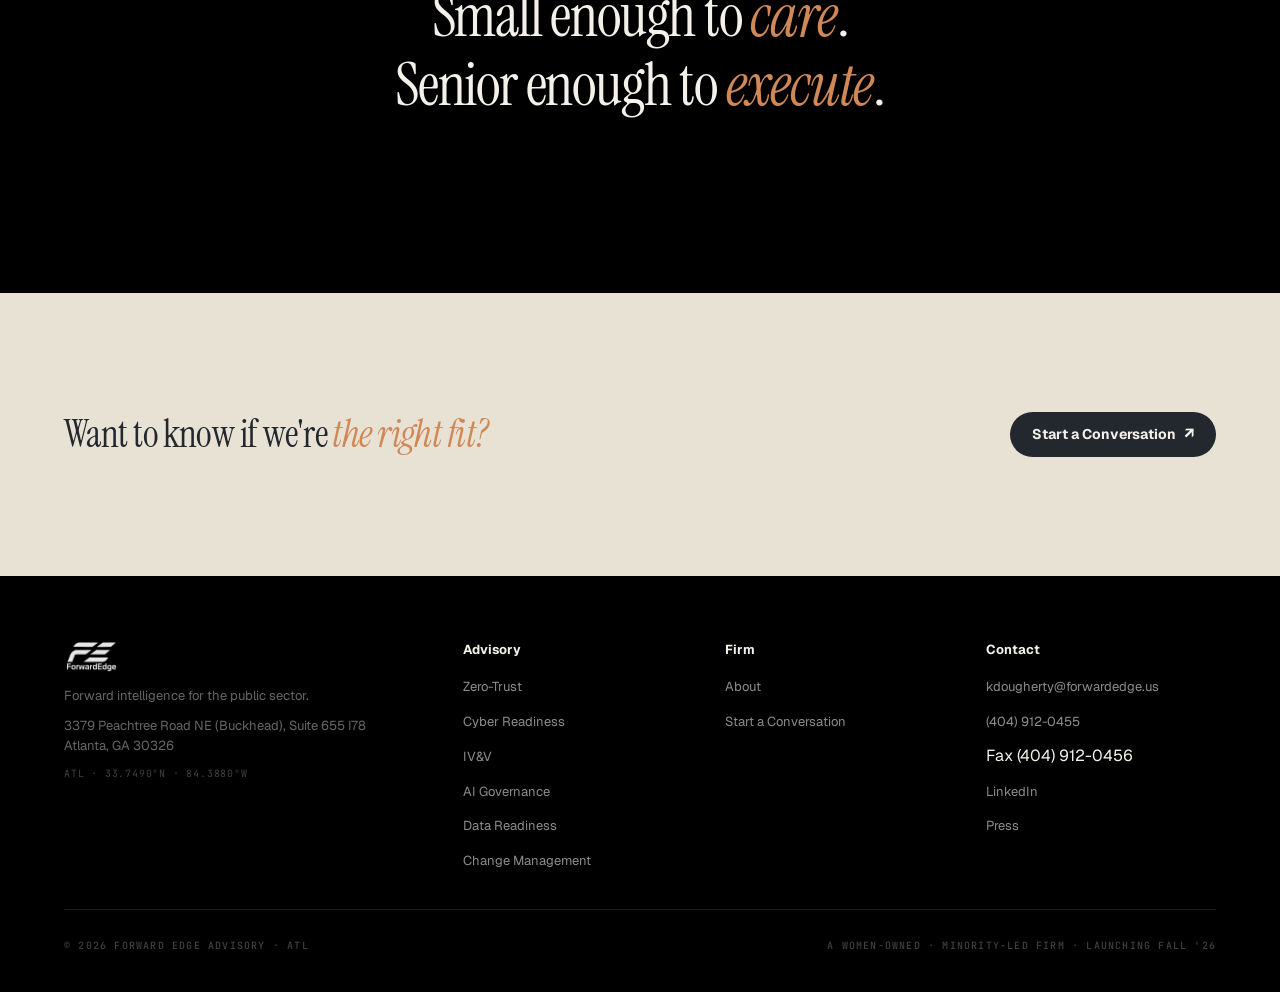
<file: about.html>
<!doctype html>
<html lang="en">
<head>
<meta charset="utf-8" />
<meta name="viewport" content="width=device-width, initial-scale=1" />
<title>About · Forward Edge</title>
<link rel="icon" href="assets/fe-mark-black.png" />
<link rel="preconnect" href="https://fonts.googleapis.com" />
<link rel="preconnect" href="https://fonts.gstatic.com" crossorigin />
<link href="https://fonts.googleapis.com/css2?family=Instrument+Serif:ital@0;1&family=Geist:wght@400;500;600;700&family=JetBrains+Mono:wght@400;500;600&display=swap" rel="stylesheet" />
<link rel="stylesheet" href="styles.css" />
</head>
<body>

<header class="nav">
  <div class="container nav-inner">
    <a class="nav-brand" href="index.html" aria-label="Forward Edge — home">
      <img src="assets/fe-lockup-black.png" alt="Forward Edge" />
    </a>
    <nav class="nav-links" aria-label="Primary">
      <a href="about.html" class="is-current">About</a>
      <a href="advisory.html">Advisory</a>
 <!--    <a href="how-we-work.html">Approach</a>
      <a href="insights.html">Insights</a> -->
    </nav>
    <div class="nav-cta">
      <a class="btn btn-primary" href="contact.html">Start a Conversation<span class="btn-arrow">↗</span></a>
      <button class="nav-toggle" aria-label="Open menu">☰</button>
    </div>
  </div>
</header>

<section class="page-hero">
  <div class="container">
    <div class="meta">
    <!--  <span class="eyebrow">About Forward Edge</span>
      <span class="mono">FE — 100 · WHO WE ARE</span> -->
    </div>
    <h1>A firm <em>built</em><br/>for the work the<br/>public sector actually does<span class="stop">.</span></h1>
    <div class="deck">
      <p>
        Forward Edge is a boutique technology advisory firm based in Atlanta, working with state, local,
        and federal leaders on the decisions that shape constituent experience for the next decade.
        We were founded by practitioners who spent thirty years inside delivery &mdash; not adjacent to it.
      </p>
      <div class="side">
      <!--  <div><span class="mono">Based</span><span class="val">Atlanta, GA</span></div> -->
        <div><span class="mono">Ownership</span><span class="val">Women-owned</span></div>
        <div><span class="mono">Designation</span><span class="val">Minority-led</span></div>
    <!--    <div><span class="mono">Designation</span><span class="val">Minority-led</span></div> -->
      </div>
    </div>
  </div>
</section>

<!-- Story / why we exist -->
<section class="section-pad surface-stone">
  <div class="container">
    <div class="section-head reveal">
      <span class="num"></span>
      <div>
        <h2>Why we <em>exist</em>.</h2>
      </div>
    </div>
    <div class="cols-2 reveal">
      <div class="prose">
        <p>We started Forward Edge after years of watching public sector leaders pay for advice they couldn't act on. The dynamic is familiar: a recognizable firm wins the procurement, a junior team lands on-site, and three months later a deliverable arrives that mostly restates the briefing materials &mdash; with a vendor preference baked into the recommendation.</p>
        <p>The cost is not the invoice. The cost is the year the agency spends recovering from the wrong recommendation, made by people who had never run the system they were redesigning.</p>
        <p><span class="serif-i">Forward Edge is the alternative we wished existed.</span> A small, senior, accountable team that brings practitioner experience to every conversation &mdash; and stays embedded long enough for the engagement to land.</p>
      </div>
      <div class="prose">
        <p>We focus on the public sector because the stakes are concrete and the work is generational. The system you modernize today determines whether a Georgia veteran can renew benefits without taking a day off work, whether a state Medicaid program can defend its AI eligibility model in a hearing, whether a federal agency can stop the next breach before it hits the inspector general's report.</p>
        <p>The work is hard. The work is worth it. That is enough.</p>
      </div>
    </div>
  </div>
</section>

<!-- Editorial photo -->
<!-- <section class="section-pad-sm surface-black">
  <div class="container">
    <div class="photo cool reveal is-soft" style="aspect-ratio: 21/9; border-radius: var(--r-md);"><img src="assets/photos/about-hero-2.jpg" alt="" class="photo-img" />
      <span class="placeholder-tag">Photo · 21:9 · gov interior, architectural</span>
     <div class="photo-mark"><div class="photo-mark-wrap"><span class="ring">photo</span></div></div> <div class="photo-mark">
        <div class="photo-mark-wrap">
          <span class="ring">photo</span>
          <span class="sub">Replace with architectural · interior · no people</span>
        </div>
      </div>
      <div class="caption">
        <span>Forward Edge keeps a small footprint —<br/>in Atlanta, in your agency, in your inbox.</span>
        <span class="mono" style="font-family: var(--font-mono); font-style: normal; font-size: 11px; letter-spacing: .14em; color: rgba(244,241,235,.7);">ATL · HQ</span>
      </div>
    </div>
  </div>
</section> -->

<!-- The people -->
<!--
<section class="section-pad surface-stone">
  <div class="container">
    <div class="section-head reveal">
      <span class="num">/ 02 THE TEAM</span>
      <div>
        <h2>Senior names on <em>every</em> engagement.</h2>
        <p class="deck">
          We do not hand projects to junior consultants. The partner who scoped the work is the partner who runs it &mdash; and the partner whose name is on the memo.
        </p>
      </div>
    </div>

    <div class="team reveal">
      <article class="team-card">
        <div class="team-photo photo warm"><span class="placeholder-tag">Portrait</span><div class="photo-mark"><div class="photo-mark-wrap"><span class="ring">photo</span></div></div></div>
        <div class="team-info">
          <h3 class="name">TBA</h3>
          <p class="role">FOUNDER · CEO</p>
          <p>Three decades inside public sector delivery, including statewide modernization programs and large-scale technology procurements.</p>
        </div>
      </article>
      <article class="team-card">
        <div class="team-photo photo cool"><span class="placeholder-tag">Portrait</span><div class="photo-mark"><div class="photo-mark-wrap"><span class="ring">photo</span></div></div></div>
        <div class="team-info">
          <h3 class="name">TBA</h3>
          <p class="role">FOUNDER · COO</p>
          <p>Operator-led delivery, enterprise transformation programs, and the procurement playbook agencies actually need.</p>
        </div>
      </article>
      <article class="team-card">
        <div class="team-photo photo atmospheric"><span class="placeholder-tag">Portrait</span><div class="photo-mark"><div class="photo-mark-wrap"><span class="ring">photo</span></div></div></div>
        <div class="team-info">
          <h3 class="name">TBA</h3>
          <p class="role">CIO ADVISOR</p>
          <p>Enterprise architecture, IT governance, and product management oversight on multi-billion-dollar technology portfolios.</p>
        </div>
      </article>
      <article class="team-card">
        <div class="team-photo photo architectural"><span class="placeholder-tag">Portrait</span><div class="photo-mark"><div class="photo-mark-wrap"><span class="ring">photo</span></div></div></div>
        <div class="team-info">
          <h3 class="name">TBA</h3>
          <p class="role">CSO ADVISOR</p>
          <p>Senior public health operations, federal policy, and large-scale grants and program leadership.</p>
        </div>
      </article>
    </div>
  </div>
</section>
-->

<!-- Manifesto dark break -->
<section class="manifesto">
  <div class="container">
    <div class="manifesto-meta">
 <!--     <span class="mono">— FIRM POSTURE</span>
      <span class="mono">FE-100 / 02</span> -->
    </div>
    <h2>
      Small enough to <em>care</em>.<br/>
      Senior enough to <em>execute</em>.
    </h2>
    <div class="manifesto-foot">
 <!--     <span class="attr">— A FORWARDEDGE POSITION</span>
      <a href="contact.html"><span class="arrow-circle">↗</span></a> -->
    </div>
  </div>
</section>

<!-- End CTA -->
<section class="section-pad surface-stone">
  <div class="container end-cta">
    <div class="row reveal">
      <h3>Want to know if we're <em>the right fit?</em></h3>
      <a class="btn btn-primary" href="contact.html">Start a Conversation<span class="btn-arrow">↗</span></a>
    </div>
  </div>
</section>

<!-- Footer -->
<footer class="footer">
  <div class="container">
    <div class="footer-cols">
      <div class="footer-col footer-brand">
        <img src="assets/fe-lockup-black.png" alt="Forward Edge" />
        <p>Forward intelligence for the public sector.</p>
        <p>3379 Peachtree Road NE (Buckhead), Suite 655 I78<br>Atlanta, GA 30326</p>
        <div class="footer-coords">ATL · 33.7490°N · 84.3880°W</div>
      </div>
      <div class="footer-col">
        <h4>Advisory</h4>
        <ul>
          <li><a href="advisory.html#zero-trust">Zero-Trust</a></li>
          <li><a href="advisory.html#cyber">Cyber Readiness</a></li>
          <li><a href="advisory.html#ivv">IV&amp;V</a></li>
          <li><a href="advisory.html#ai-gov">AI Governance</a></li>
          <li><a href="advisory.html#data">Data Readiness</a></li>
          <li><a href="advisory.html#change">Change Management</a></li>
        </ul>
      </div>
      <div class="footer-col">
        <h4>Firm</h4>
        <ul>
          <li><a href="about.html">About</a></li>
        <!--  <li><a href="how-we-work.html">How we work</a></li>
          <li><a href="insights.html">Insights</a></li> -->
          <li><a href="contact.html">Start a Conversation</a></li>
        </ul>
      </div>
      <div class="footer-col">
        <h4>Contact</h4>
        <ul>
          <li><a href="mailto:kdougherty@forwardedge.us">kdougherty@forwardedge.us</a></li>
          <li><a href="tel:+14049120455">(404) 912-0455</a></li>
          <li>Fax (404) 912-0456</li>
          <li><a href="#">LinkedIn</a></li>
          <li><a href="#">Press</a></li>
        </ul>
      </div>
    </div>
    <div class="footer-base">
      <span class="mono">© 2026 Forward Edge Advisory · ATL</span>
      <span class="mono">A WOMEN-OWNED · MINORITY-LED FIRM · LAUNCHING FALL '26</span>
    </div>
  </div>
</footer>

<script src="script.js"></script>
</body>
</html>
</file>
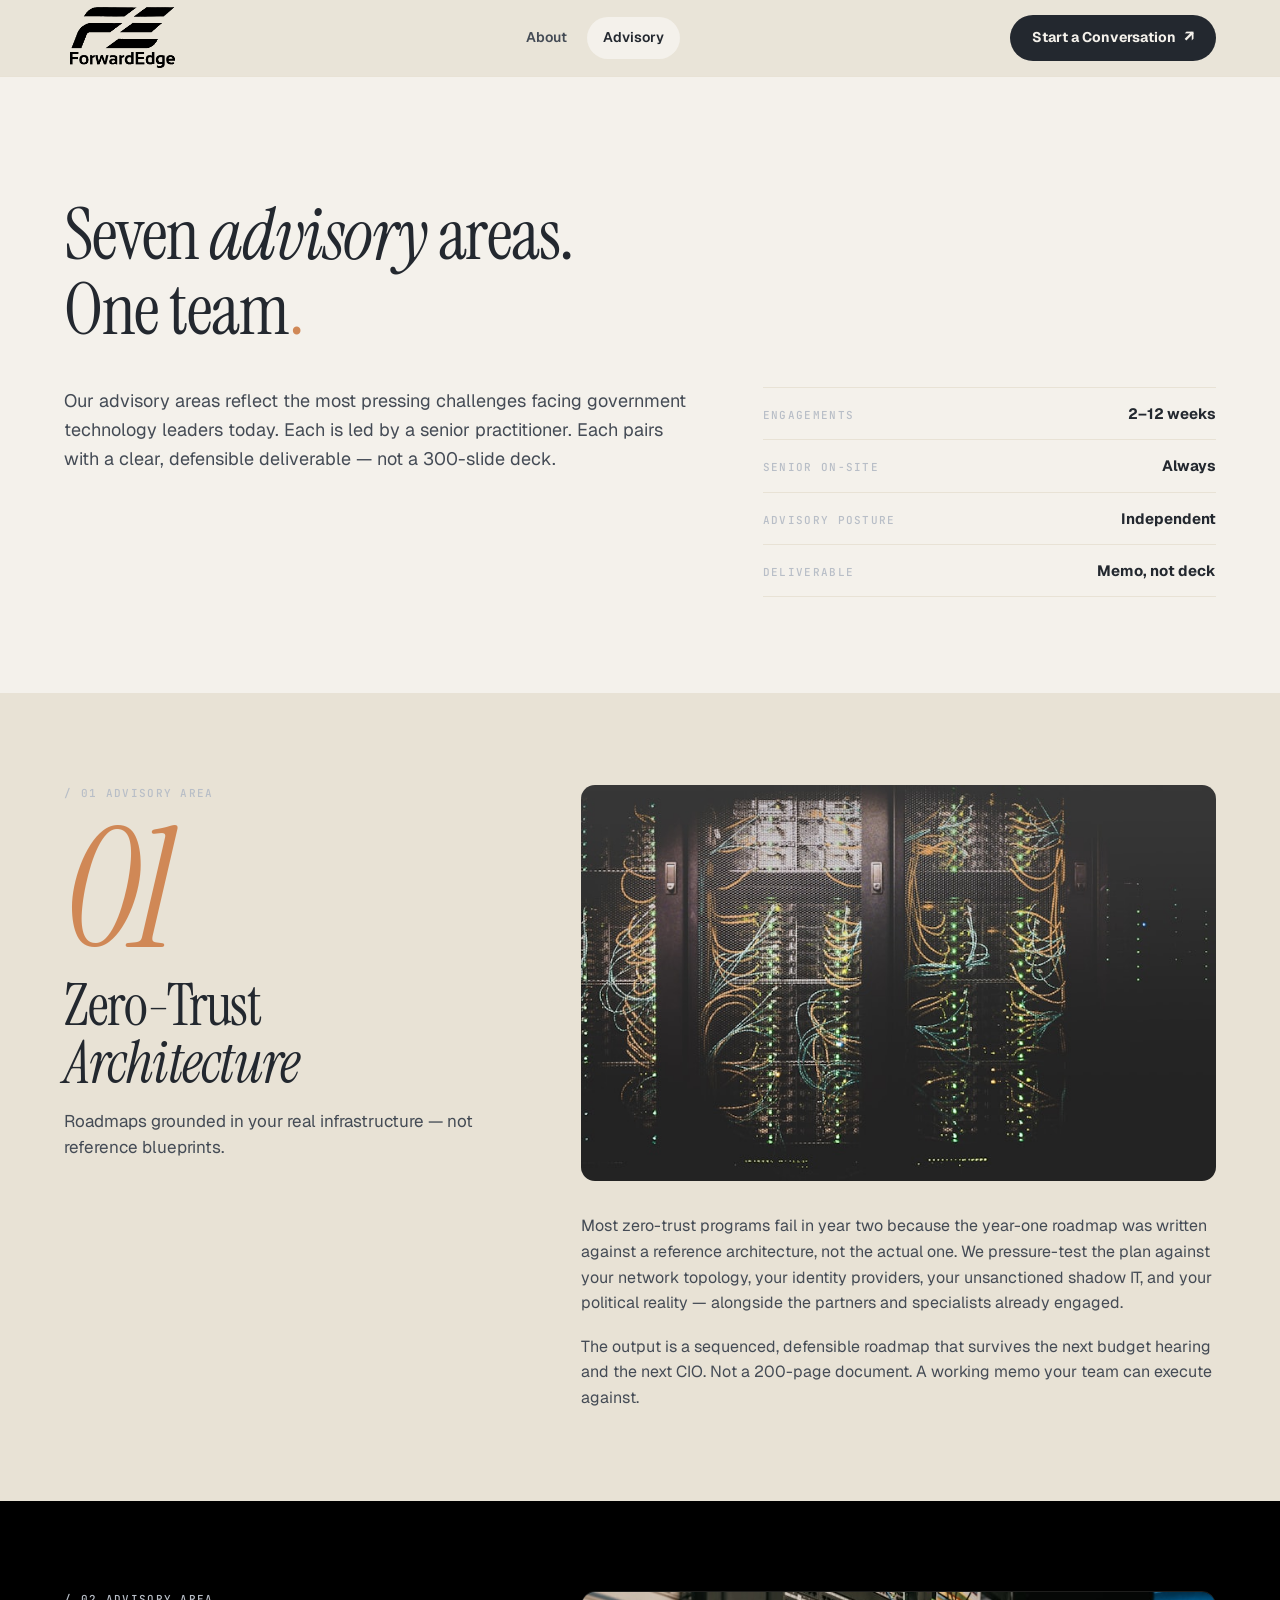
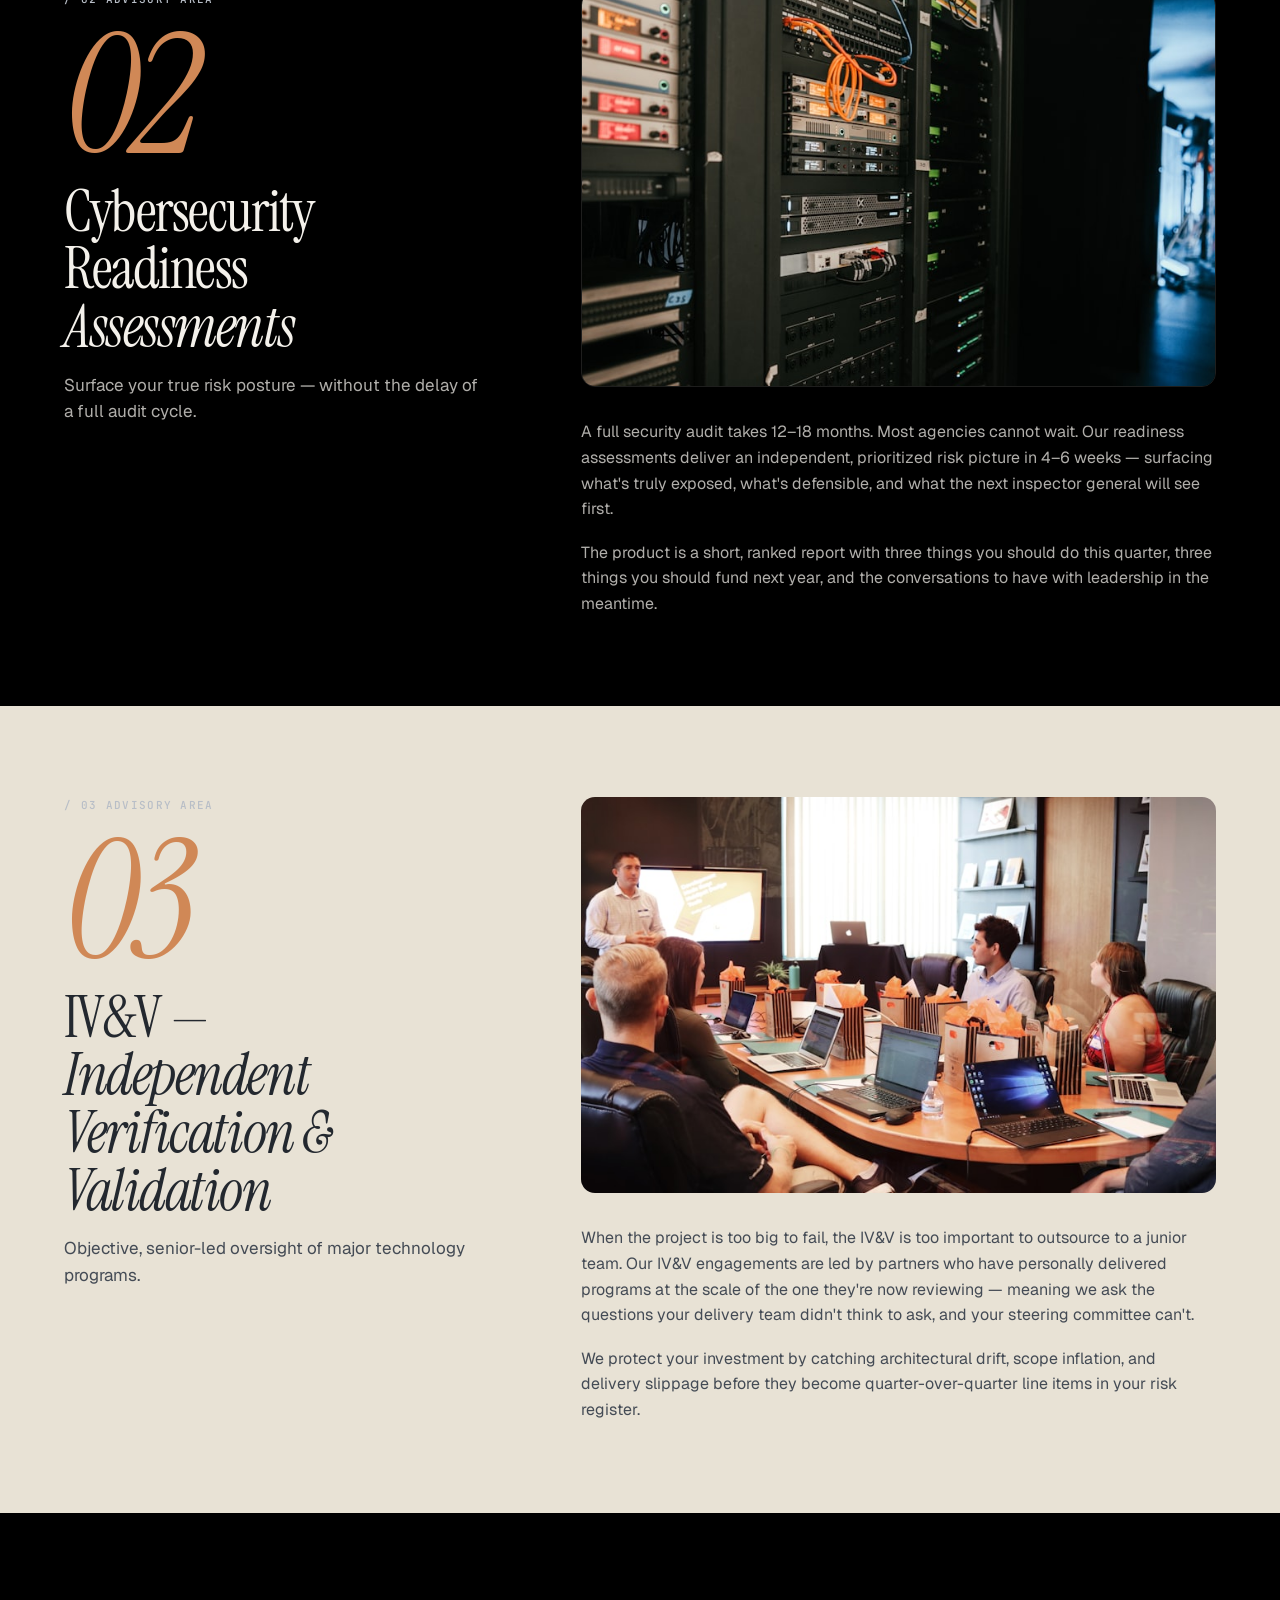
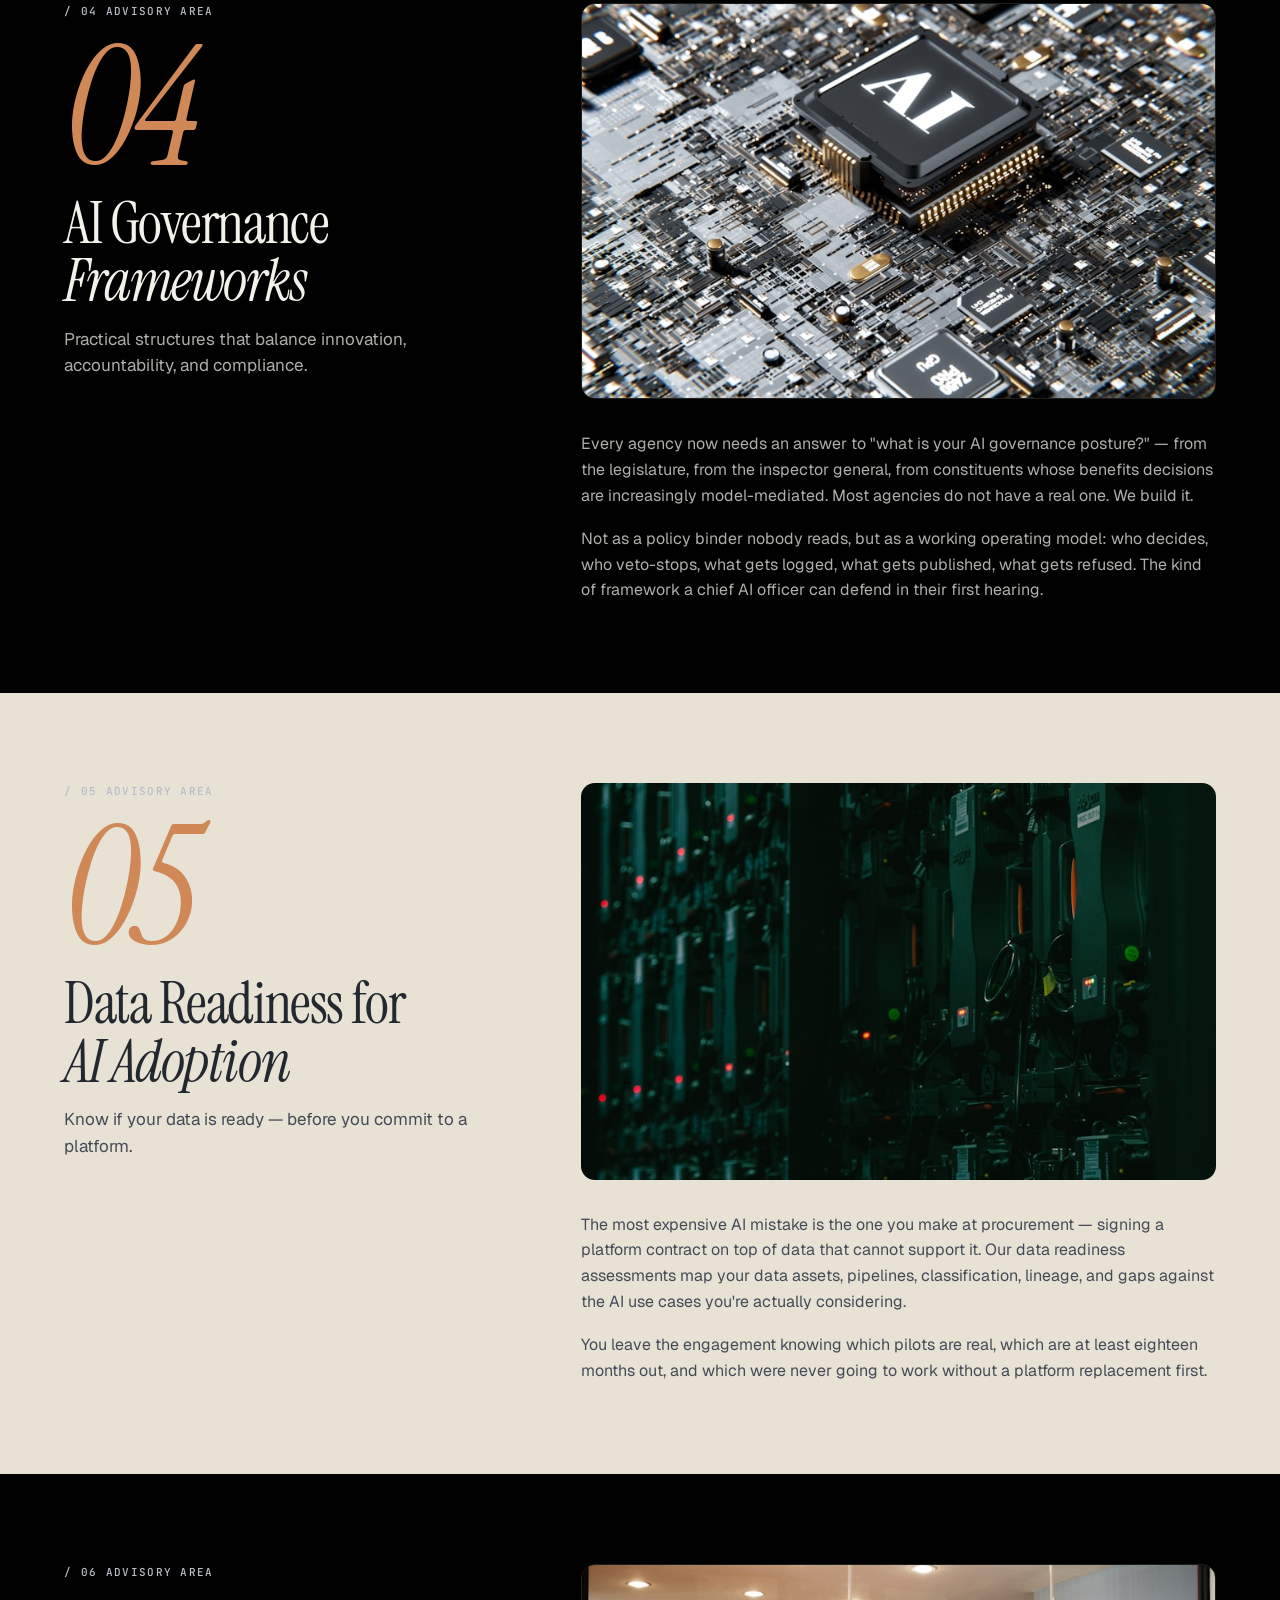
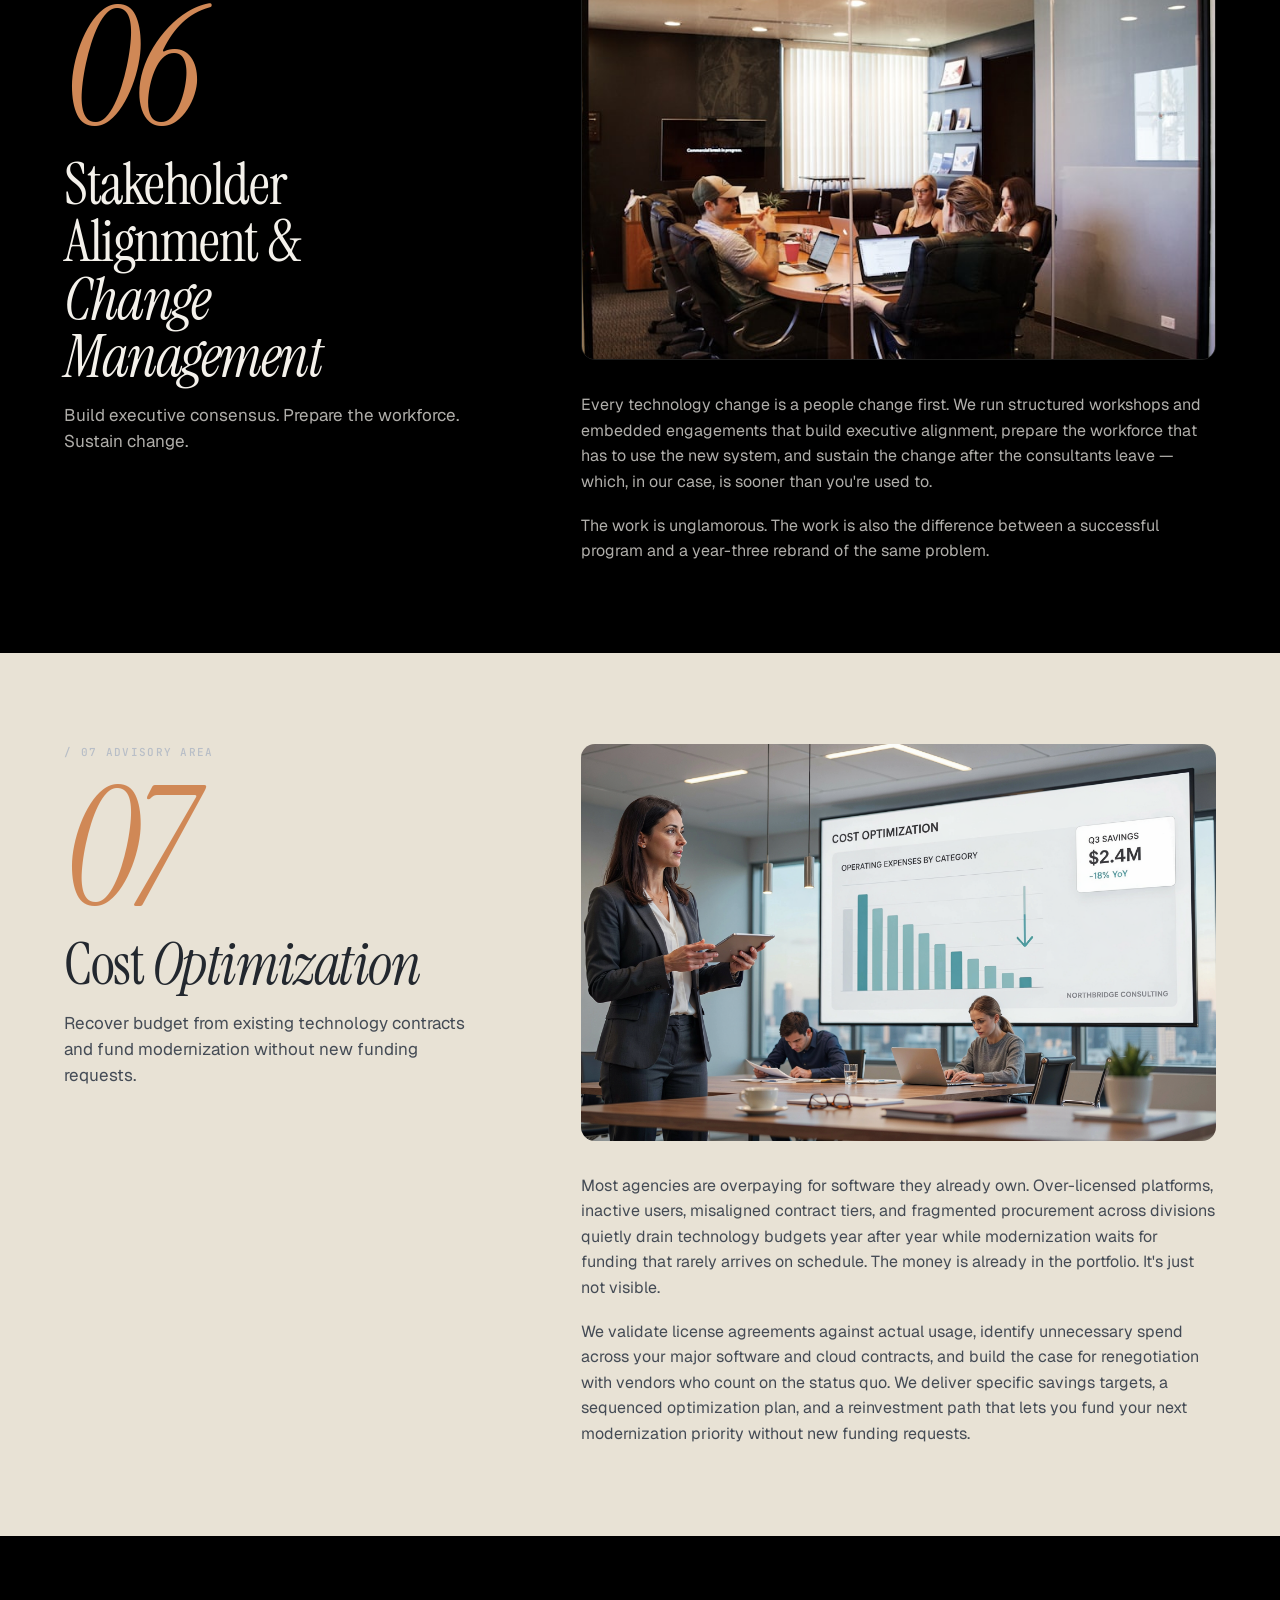
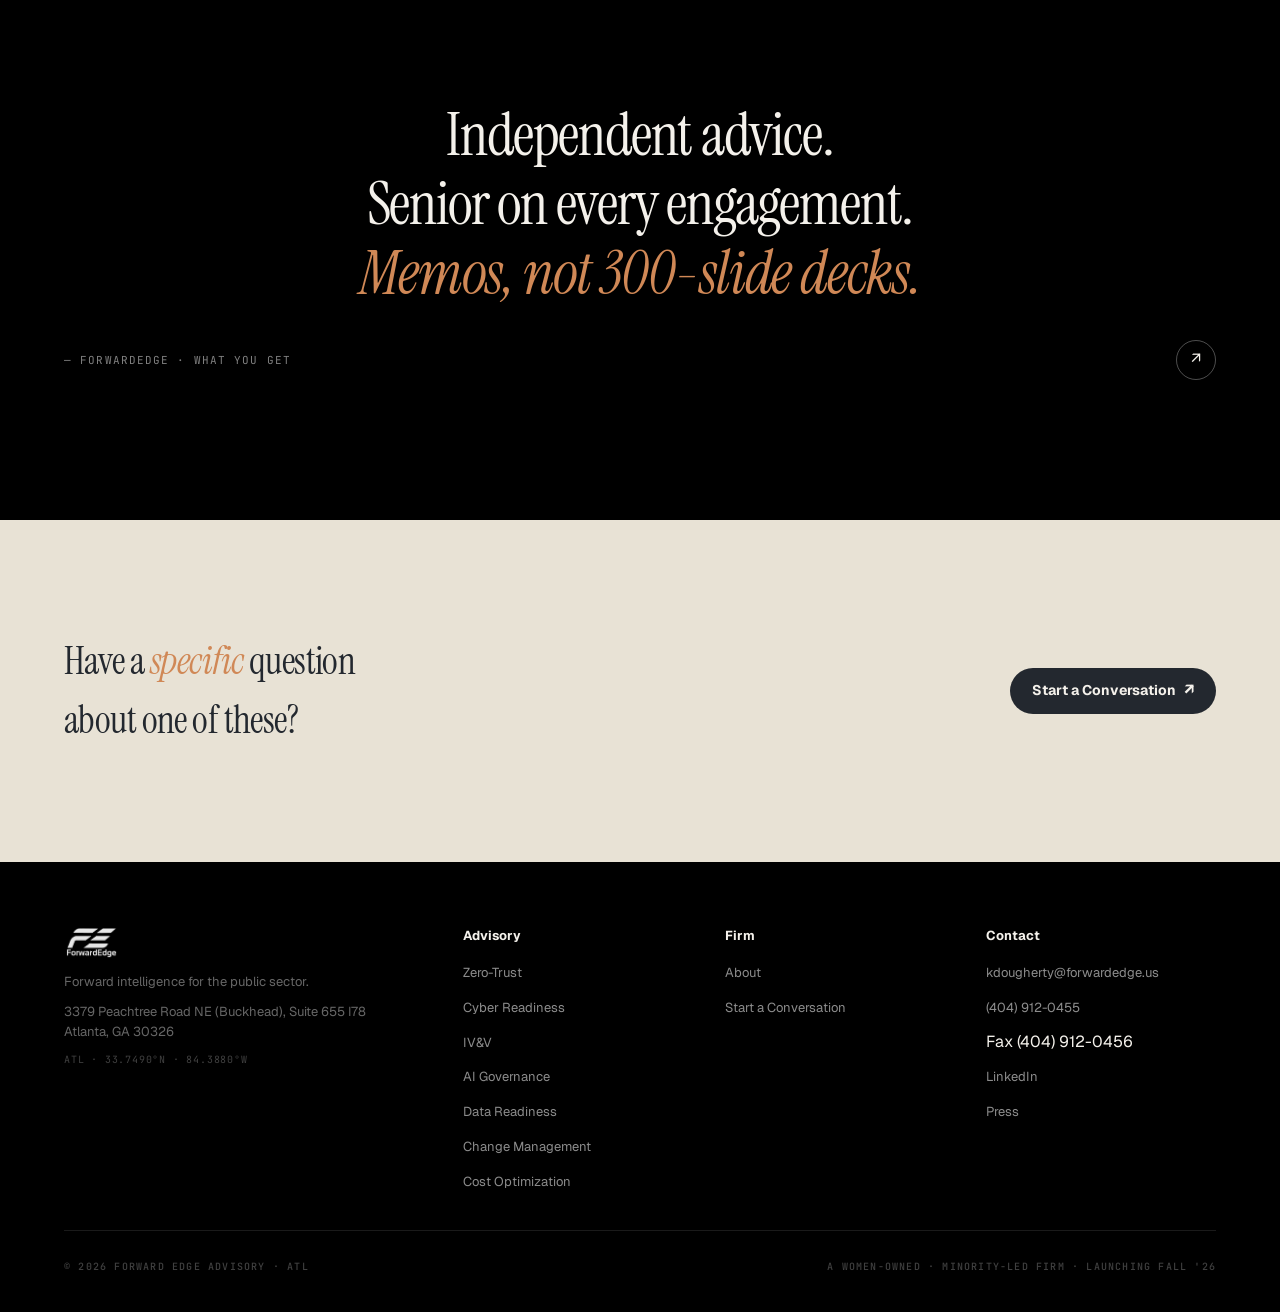
<file: advisory.html>
<!doctype html>
<html lang="en">
<head>
<meta charset="utf-8" />
<meta name="viewport" content="width=device-width, initial-scale=1" />
<title>Our Advisory Areas · Forward Edge</title>
<link rel="icon" href="assets/fe-mark-black.png" />
<link rel="preconnect" href="https://fonts.googleapis.com" />
<link rel="preconnect" href="https://fonts.gstatic.com" crossorigin />
<link href="https://fonts.googleapis.com/css2?family=Instrument+Serif:ital@0;1&family=Geist:wght@400;500;600;700&family=JetBrains+Mono:wght@400;500;600&display=swap" rel="stylesheet" />
<link rel="stylesheet" href="styles.css" />
<style>
  .area {
    padding: clamp(56px, 7vw, 112px) 0;
    border-top: var(--rule);
  }
  .area-row {
    display: grid;
    grid-template-columns: 1fr 1.4fr;
    gap: clamp(32px, 5vw, 96px);
    align-items: start;
  }
  .area-num {
    font-family: var(--font-display);
    font-style: italic;
    font-size: clamp(96px, 13vw, 200px);
    line-height: 0.86;
    letter-spacing: -0.04em;
    color: var(--color-edge);
    margin: 0;
  }
  .area-l {
    display: flex;
    flex-direction: column;
    gap: 16px;
    position: sticky;
    top: 96px;
  }
  .area-l h2 {
    font-family: var(--font-display);
    font-weight: 400;
    font-size: clamp(36px, 4.5vw, 64px);
    line-height: 1;
    letter-spacing: -0.025em;
    margin: 0;
    color: var(--color-black);
    max-width: 14ch;
  }
  .area-l h2 em { font-style: italic; }
  .area-l .lede {
    font-size: 17px;
    line-height: 1.55;
    color: var(--color-graphite);
    margin: 0;
    max-width: 38ch;
  }
  .area-r {
    display: flex;
    flex-direction: column;
    gap: 32px;
  }
  .area-r .imgslot {
    width: 100%;
    aspect-ratio: 16/10;
    border-radius: var(--r-md);
    overflow: hidden;
  }
  .area-r .imgslot img { width: 100%; height: 100%; object-fit: cover; }
  .area-r .body p {
    font-size: 16px;
    line-height: 1.6;
    color: var(--color-graphite);
    margin: 0 0 18px;
  }
  .area-r .body p:last-child { margin: 0; }
  @media (max-width: 1100px) {
    .area-row { grid-template-columns: 1fr; }
    .area-l { position: static; }
  }

  /* Dark area overrides — surface-black sections */
  .surface-black .area-l h2 { color: var(--color-paper); }
  .surface-black .area-l .lede { color: rgba(244,241,235,.72); }
  .surface-black .area-num { color: var(--color-edge); }
  .surface-black .area-r .body p { color: rgba(244,241,235,.72); }
  .surface-black .imgslot { border: 1px solid rgba(244,241,235,.12); }
</style>
</head>
<body>

<header class="nav">
  <div class="container nav-inner">
    <a class="nav-brand" href="index.html" aria-label="Forward Edge — home">
      <img src="assets/fe-lockup-black.png" alt="Forward Edge" />
    </a>
    <nav class="nav-links" aria-label="Primary">
      <a href="about.html">About</a>
      <a href="advisory.html" class="is-current">Advisory</a>
    <!--  <a href="how-we-work.html">Approach</a>
      <a href="insights.html">Insights</a> -->
    </nav>
    <div class="nav-cta">
      <a class="btn btn-primary" href="contact.html">Start a Conversation<span class="btn-arrow">↗</span></a>
      <button class="nav-toggle" aria-label="Open menu">☰</button>
    </div>
  </div>
</header>

<section class="page-hero">
  <div class="container">
    <div class="meta">
<!--      <span class="eyebrow">Where we focus</span>
      <span class="mono">FE — 200 · ADVISORY AREAS</span> -->
    </div>
    <h1>Seven <em>advisory</em> areas.<br/>One team<span class="stop">.</span></h1>
    <div class="deck">
      <p>
        Our advisory areas reflect the most pressing challenges facing government technology
        leaders today. Each is led by a senior practitioner. Each pairs with a clear,
        defensible deliverable &mdash; not a 300-slide deck.
      </p>
      <div class="side">
        <div><span class="mono">Engagements</span><span class="val">2–12 weeks</span></div>
        <div><span class="mono">Senior on-site</span><span class="val">Always</span></div>
        <div><span class="mono">Advisory posture</span><span class="val">Independent</span></div>
        <div><span class="mono">Deliverable</span><span class="val">Memo, not deck</span></div>
      </div>
    </div>
  </div>
</section>

<!-- 01 Zero-Trust -->
<section class="area surface-stone" id="zero-trust">
  <div class="container">
    <div class="area-row reveal">
      <div class="area-l">
        <span class="mono">/ 01 ADVISORY AREA</span>
        <p class="area-num">01</p>
        <h2>Zero-Trust <em>Architecture</em></h2>
        <p class="lede">Roadmaps grounded in your real infrastructure &mdash; not reference blueprints.</p>
      </div>
      <div class="area-r">
        <div class="imgslot"><img src="assets/img/zero-trust.jpg" alt="Network infrastructure cables" /></div>
        <div class="body">
          <p>Most zero-trust programs fail in year two because the year-one roadmap was written against a reference architecture, not the actual one. We pressure-test the plan against your network topology, your identity providers, your unsanctioned shadow IT, and your political reality &mdash; alongside the partners and specialists already engaged.</p>
          <p>The output is a sequenced, defensible roadmap that survives the next budget hearing and the next CIO. Not a 200-page document. A working memo your team can execute against.</p>
        </div>
      </div>
    </div>
  </div>
</section>

<!-- 02 Cyber Readiness -->
<section class="area surface-black" id="cyber">
  <div class="container">
    <div class="area-row reveal">
      <div class="area-l">
        <span class="mono">/ 02 ADVISORY AREA</span>
        <p class="area-num">02</p>
        <h2>Cybersecurity Readiness <em>Assessments</em></h2>
        <p class="lede">Surface your true risk posture &mdash; without the delay of a full audit cycle.</p>
      </div>
      <div class="area-r">
        <div class="imgslot"><img src="assets/img/cyber.jpg" alt="Server rack in data center" /></div>
        <div class="body">
          <p>A full security audit takes 12–18 months. Most agencies cannot wait. Our readiness assessments deliver an independent, prioritized risk picture in 4–6 weeks &mdash; surfacing what's truly exposed, what's defensible, and what the next inspector general will see first.</p>
          <p>The product is a short, ranked report with three things you should do this quarter, three things you should fund next year, and the conversations to have with leadership in the meantime.</p>
        </div>
      </div>
    </div>
  </div>
</section>

<!-- 03 IV&V -->
<section class="area surface-stone" id="ivv">
  <div class="container">
    <div class="area-row reveal">
      <div class="area-l">
        <span class="mono">/ 03 ADVISORY AREA</span>
        <p class="area-num">03</p>
        <h2>IV&amp;V &mdash;<br/><em>Independent Verification &amp; Validation</em></h2>
        <p class="lede">Objective, senior-led oversight of major technology programs.</p>
      </div>
      <div class="area-r">
        <div class="imgslot"><img src="assets/img/ivv.jpg" alt="Professional team review meeting" /></div>
        <div class="body">
          <p>When the project is too big to fail, the IV&amp;V is too important to outsource to a junior team. Our IV&amp;V engagements are led by partners who have personally delivered programs at the scale of the one they're now reviewing &mdash; meaning we ask the questions your delivery team didn't think to ask, and your steering committee can't.</p>
          <p>We protect your investment by catching architectural drift, scope inflation, and delivery slippage before they become quarter-over-quarter line items in your risk register.</p>
        </div>
      </div>
    </div>
  </div>
</section>

<!-- 04 AI Governance -->
<section class="area surface-black" id="ai-gov">
  <div class="container">
    <div class="area-row reveal">
      <div class="area-l">
        <span class="mono">/ 04 ADVISORY AREA</span>
        <p class="area-num">04</p>
        <h2>AI Governance <em>Frameworks</em></h2>
        <p class="lede">Practical structures that balance innovation, accountability, and compliance.</p>
      </div>
      <div class="area-r">
        <div class="imgslot"><img src="assets/img/ai-gov.jpg" alt="AI chip technology" /></div>
        <div class="body">
          <p>Every agency now needs an answer to "what is your AI governance posture?" &mdash; from the legislature, from the inspector general, from constituents whose benefits decisions are increasingly model-mediated. Most agencies do not have a real one. We build it.</p>
          <p>Not as a policy binder nobody reads, but as a working operating model: who decides, who veto-stops, what gets logged, what gets published, what gets refused. The kind of framework a chief AI officer can defend in their first hearing.</p>
        </div>
      </div>
    </div>
  </div>
</section>

<!-- 05 Data Readiness -->
<section class="area surface-stone" id="data">
  <div class="container">
    <div class="area-row reveal">
      <div class="area-l">
        <span class="mono">/ 05 ADVISORY AREA</span>
        <p class="area-num">05</p>
        <h2>Data Readiness for <em>AI Adoption</em></h2>
        <p class="lede">Know if your data is ready &mdash; before you commit to a platform.</p>
      </div>
      <div class="area-r">
        <div class="imgslot"><img src="assets/img/data-ready.jpg" alt="Large scale data center equipment array" /></div>
        <div class="body">
          <p>The most expensive AI mistake is the one you make at procurement &mdash; signing a platform contract on top of data that cannot support it. Our data readiness assessments map your data assets, pipelines, classification, lineage, and gaps against the AI use cases you're actually considering.</p>
          <p>You leave the engagement knowing which pilots are real, which are at least eighteen months out, and which were never going to work without a platform replacement first.</p>
        </div>
      </div>
    </div>
  </div>
</section>

<!-- 06 Change Management -->
<section class="area surface-black" id="change">
  <div class="container">
    <div class="area-row reveal">
      <div class="area-l">
        <span class="mono">/ 06 ADVISORY AREA</span>
        <p class="area-num">06</p>
        <h2>Stakeholder Alignment &amp;<br/><em>Change Management</em></h2>
        <p class="lede">Build executive consensus. Prepare the workforce. Sustain change.</p>
      </div>
      <div class="area-r">
        <div class="imgslot"><img src="assets/img/stakeholder.jpg" alt="Professionals collaborating at table" /></div>
        <div class="body">
          <p>Every technology change is a people change first. We run structured workshops and embedded engagements that build executive alignment, prepare the workforce that has to use the new system, and sustain the change after the consultants leave &mdash; which, in our case, is sooner than you're used to.</p>
          <p>The work is unglamorous. The work is also the difference between a successful program and a year-three rebrand of the same problem.</p>
        </div>
      </div>
    </div>
  </div>
</section>

<!-- 07 Cost Optimization -->
<section class="area surface-stone" id="cost-op">
  <div class="container">
    <div class="area-row reveal">
      <div class="area-l">
        <span class="mono">/ 07 ADVISORY AREA</span>
        <p class="area-num">07</p>
        <h2>Cost <em>Optimization</em></h2>
        <p class="lede">Recover budget from existing technology contracts and fund modernization without new funding requests.</p>
      </div>
      <div class="area-r">
        <div class="imgslot"><img src="assets/img/cost-optimization.png" alt="Advisor presenting a cost optimization analysis in a meeting room" /></div>
        <div class="body">
          <p>Most agencies are overpaying for software they already own. Over-licensed platforms, inactive users, misaligned contract tiers, and fragmented procurement across divisions quietly drain technology budgets year after year while modernization waits for funding that rarely arrives on schedule. The money is already in the portfolio. It's just not visible.</p>
          <p>We validate license agreements against actual usage, identify unnecessary spend across your major software and cloud contracts, and build the case for renegotiation with vendors who count on the status quo. We deliver specific savings targets, a sequenced optimization plan, and a reinvestment path that lets you fund your next modernization priority without new funding requests.</p>
        </div>
      </div>
    </div>
  </div>
</section>

<!-- Dark manifesto -->
<section class="manifesto">
  <div class="container">
    <div class="manifesto-meta">
 <!--     <span class="mono">— OUR POSTURE</span>
      <span class="mono">FE-200 / END</span> -->
    </div>
    <h2>
      Independent advice.<br/>
      Senior on every engagement.<br/>
      <em>Memos, not 300-slide decks.</em>
    </h2>
    <div class="manifesto-foot">
      <span class="attr">— FORWARDEDGE · WHAT YOU GET</span>
      <a href="contact.html"><span class="arrow-circle">↗</span></a>
    </div>
  </div>
</section>

<!-- End CTA -->
<section class="section-pad surface-stone">
  <div class="container end-cta">
    <div class="row reveal">
      <h3>Have a <em>specific</em> question<br/>about one of these?</h3>
      <a class="btn btn-primary" href="contact.html">Start a Conversation<span class="btn-arrow">↗</span></a>
    </div>
  </div>
</section>

<!-- Footer -->
<footer class="footer">
  <div class="container">
    <div class="footer-cols">
      <div class="footer-col footer-brand">
        <img src="assets/fe-lockup-black.png" alt="Forward Edge" />
        <p>Forward intelligence for the public sector.</p>
        <p>3379 Peachtree Road NE (Buckhead), Suite 655 I78<br>Atlanta, GA 30326</p>
        <div class="footer-coords">ATL · 33.7490°N · 84.3880°W</div>
      </div>
      <div class="footer-col">
        <h4>Advisory</h4>
        <ul>
          <li><a href="#zero-trust">Zero-Trust</a></li>
          <li><a href="#cyber">Cyber Readiness</a></li>
          <li><a href="#ivv">IV&amp;V</a></li>
          <li><a href="#ai-gov">AI Governance</a></li>
          <li><a href="#data">Data Readiness</a></li>
          <li><a href="#change">Change Management</a></li>
          <li><a href="#cost-op">Cost Optimization</a></li>
        </ul>
      </div>
      <div class="footer-col">
        <h4>Firm</h4>
        <ul>
          <li><a href="about.html">About</a></li>
   <!--       <li><a href="how-we-work.html">How we work</a></li>
          <li><a href="insights.html">Insights</a></li> -->
          <li><a href="contact.html">Start a Conversation</a></li>
        </ul>
      </div>
      <div class="footer-col">
        <h4>Contact</h4>
        <ul>
          <li><a href="mailto:kdougherty@forwardedge.us">kdougherty@forwardedge.us</a></li>
          <li><a href="tel:+14049120455">(404) 912-0455</a></li>
          <li>Fax (404) 912-0456</li>
          <li><a href="#">LinkedIn</a></li>
          <li><a href="#">Press</a></li>
        </ul>
      </div>
    </div>
    <div class="footer-base">
      <span class="mono">© 2026 Forward Edge Advisory · ATL</span>
      <span class="mono">A WOMEN-OWNED · MINORITY-LED FIRM · LAUNCHING FALL '26</span>
    </div>
  </div>
</footer>

<script src="script.js"></script>
</body>
</html>
</file>
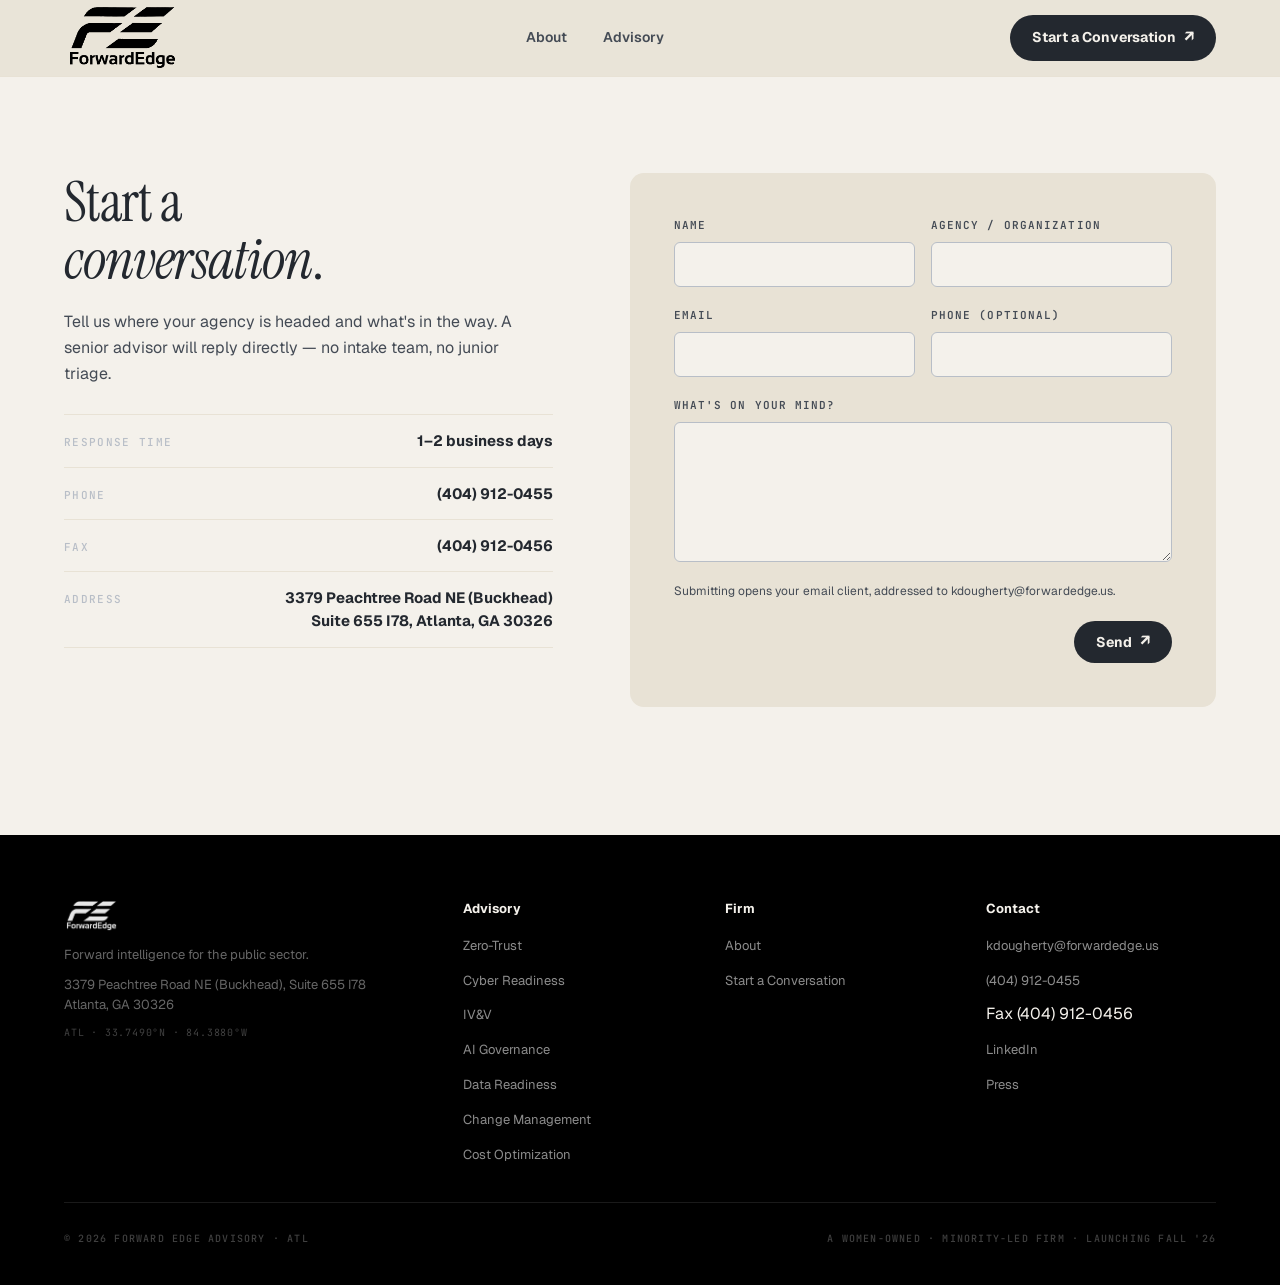
<file: contact.html>
<!doctype html>
<html lang="en">
<head>
<meta charset="utf-8" />
<meta name="viewport" content="width=device-width, initial-scale=1" />
<title>Start a Conversation · Forward Edge</title>
<link rel="icon" href="assets/fe-mark-black.png" />
<link rel="preconnect" href="https://fonts.googleapis.com" />
<link rel="preconnect" href="https://fonts.gstatic.com" crossorigin />
<link href="https://fonts.googleapis.com/css2?family=Instrument+Serif:ital@0;1&family=Geist:wght@400;500;600;700&family=JetBrains+Mono:wght@400;500;600&display=swap" rel="stylesheet" />
<link rel="stylesheet" href="styles.css" />
<style>
  .contact-section { padding: clamp(56px, 8vw, 96px) 0 clamp(72px, 10vw, 128px); }
  .contact-grid {
    display: grid;
    grid-template-columns: 1fr 1.2fr;
    gap: clamp(40px, 6vw, 96px);
    align-items: start;
  }
  .contact-info h1 {
    font-family: var(--font-display);
    font-weight: 400;
    font-size: clamp(36px, 4.5vw, 56px);
    line-height: 1.04;
    letter-spacing: -0.02em;
    color: var(--color-navy);
    margin-bottom: 20px;
    max-width: 14ch;
  }
  .contact-info p { font-size: 16px; color: var(--color-slate); line-height: 1.6; max-width: 42ch; margin-bottom: 28px; }
  .contact-info .side { border-top: 1px solid var(--color-cloud); }
  .contact-info .side > div { display: flex; align-items: baseline; justify-content: space-between; gap: 16px; padding: 14px 0; border-bottom: 1px solid var(--color-cloud); }
  .contact-info .side .val { font-weight: 700; color: var(--color-navy); font-size: 15px; }
  .contact-info .side a.val { color: var(--color-navy); }
  .contact-info .side a.val:hover { color: var(--color-gold-deep); }

  .contact-form {
    background: var(--color-cloud);
    border-radius: var(--r-md);
    padding: clamp(28px, 4vw, 44px);
  }
  .field { display: flex; flex-direction: column; gap: 8px; margin-bottom: 20px; }
  .field label {
    font-family: var(--font-mono);
    font-size: 11px;
    font-weight: 600;
    letter-spacing: 0.1em;
    text-transform: uppercase;
    color: var(--color-slate);
  }
  .field input,
  .field textarea {
    font-family: var(--font-sans);
    font-size: 15px;
    color: var(--color-navy);
    background: var(--color-white);
    border: 1px solid var(--color-mist);
    border-radius: var(--r-sm);
    padding: 12px 14px;
    resize: vertical;
  }
  .field input:focus,
  .field textarea:focus {
    outline: none;
    border-color: var(--color-gold);
  }
  .form-row { display: grid; grid-template-columns: 1fr 1fr; gap: 16px; }
  .form-foot { display: flex; align-items: center; justify-content: space-between; gap: 16px; margin-top: 8px; flex-wrap: wrap; }
  .form-note { font-size: 12px; color: var(--color-slate); }
  .form-status { font-size: 13px; color: var(--color-gold-deep); font-weight: 600; min-height: 18px; }

  @media (max-width: 900px) {
    .contact-grid { grid-template-columns: 1fr; }
    .form-row { grid-template-columns: 1fr; }
  }
</style>
</head>
<body>

<header class="nav">
  <div class="container nav-inner">
    <a class="nav-brand" href="index.html" aria-label="Forward Edge — home">
      <img src="assets/fe-lockup-black.png" alt="Forward Edge" />
    </a>
    <nav class="nav-links" aria-label="Primary">
      <a href="about.html">About</a>
      <a href="advisory.html">Advisory</a>
    <!--  <a href="how-we-work.html">Approach</a>
      <a href="insights.html">Insights</a> -->
    </nav>
    <div class="nav-cta">
      <a class="btn btn-primary" href="contact.html">Start a Conversation<span class="btn-arrow">↗</span></a>
      <button class="nav-toggle" aria-label="Open menu">☰</button>
    </div>
  </div>
</header>

<section class="contact-section">
  <div class="container contact-grid">
    <div class="contact-info">
      <h1>Start a <em>conversation</em>.</h1>
      <p>
        Tell us where your agency is headed and what's in the way. A senior advisor will
        reply directly — no intake team, no junior triage.
      </p>
      <div class="side">
        <div><span class="mono">Response time</span><span class="val">1–2 business days</span></div>
        <div><span class="mono">Phone</span><a class="val" href="tel:+14049120455">(404) 912-0455</a></div>
        <div><span class="mono">Fax</span><span class="val">(404) 912-0456</span></div>
        <div><span class="mono">Address</span><span class="val" style="text-align:right;">3379 Peachtree Road NE (Buckhead)<br>Suite 655 I78, Atlanta, GA 30326</span></div>
      </div>
    </div>

    <form class="contact-form" id="contactForm">
      <div class="form-row">
        <div class="field">
          <label for="name">Name</label>
          <input type="text" id="name" name="name" required />
        </div>
        <div class="field">
          <label for="org">Agency / Organization</label>
          <input type="text" id="org" name="org" />
        </div>
      </div>
      <div class="form-row">
        <div class="field">
          <label for="email">Email</label>
          <input type="email" id="email" name="email" required />
        </div>
        <div class="field">
          <label for="phone">Phone (optional)</label>
          <input type="tel" id="phone" name="phone" />
        </div>
      </div>
      <div class="field">
        <label for="message">What's on your mind?</label>
        <textarea id="message" name="message" rows="6" required></textarea>
      </div>
      <div class="form-foot">
        <span class="form-note">Submitting opens your email client, addressed to kdougherty@forwardedge.us.</span>
      </div>
      <div class="form-foot" style="margin-top:20px;">
        <span class="form-status" id="formStatus"></span>
        <button type="submit" class="btn btn-primary">Send<span class="btn-arrow">↗</span></button>
      </div>
    </form>
  </div>
</section>

<!-- Footer -->
<footer class="footer">
  <div class="container">
    <div class="footer-cols">
      <div class="footer-col footer-brand">
        <img src="assets/fe-lockup-black.png" alt="Forward Edge" />
        <p>Forward intelligence for the public sector.</p>
        <p>3379 Peachtree Road NE (Buckhead), Suite 655 I78<br>Atlanta, GA 30326</p>
        <div class="footer-coords">ATL · 33.7490°N · 84.3880°W</div>
      </div>
      <div class="footer-col">
        <h4>Advisory</h4>
        <ul>
          <li><a href="advisory.html#zero-trust">Zero-Trust</a></li>
          <li><a href="advisory.html#cyber">Cyber Readiness</a></li>
          <li><a href="advisory.html#ivv">IV&amp;V</a></li>
          <li><a href="advisory.html#ai-gov">AI Governance</a></li>
          <li><a href="advisory.html#data">Data Readiness</a></li>
          <li><a href="advisory.html#change">Change Management</a></li>
          <li><a href="advisory.html#cost-op">Cost Optimization</a></li>
        </ul>
      </div>
      <div class="footer-col">
        <h4>Firm</h4>
        <ul>
          <li><a href="about.html">About</a></li>
          <li><a href="contact.html">Start a Conversation</a></li>
        </ul>
      </div>
      <div class="footer-col">
        <h4>Contact</h4>
        <ul>
          <li><a href="mailto:kdougherty@forwardedge.us">kdougherty@forwardedge.us</a></li>
          <li><a href="tel:+14049120455">(404) 912-0455</a></li>
          <li>Fax (404) 912-0456</li>
          <li><a href="#">LinkedIn</a></li>
          <li><a href="#">Press</a></li>
        </ul>
      </div>
    </div>
    <div class="footer-base">
      <span class="mono">© 2026 Forward Edge Advisory · ATL</span>
      <span class="mono">A WOMEN-OWNED · MINORITY-LED FIRM · LAUNCHING FALL '26</span>
    </div>
  </div>
</footer>

<script src="script.js"></script>
<script>
  document.getElementById('contactForm').addEventListener('submit', function (e) {
    e.preventDefault();
    const name = document.getElementById('name').value.trim();
    const org = document.getElementById('org').value.trim();
    const email = document.getElementById('email').value.trim();
    const phone = document.getElementById('phone').value.trim();
    const message = document.getElementById('message').value.trim();

    const subject = `Start a Conversation — ${name}${org ? ' (' + org + ')' : ''}`;
    const bodyLines = [
      message,
      '',
      '—',
      `Name: ${name}`,
      org ? `Organization: ${org}` : null,
      `Email: ${email}`,
      phone ? `Phone: ${phone}` : null,
    ].filter(Boolean);

    const mailto = `mailto:kdougherty@forwardedge.us?subject=${encodeURIComponent(subject)}&body=${encodeURIComponent(bodyLines.join('\n'))}`;
    document.getElementById('formStatus').textContent = 'Opening your email client…';
    window.location.href = mailto;
  });
</script>
</body>
</html>
</file>
<file: styles.css>
/* ── Tokens (shared with index.html) ── */
:root {
  --color-navy:      #23282F;
  --color-navy-deep: #000000;
  --color-navy-mid:  #444B55;
  --color-white:     #F4F1EB;
  --color-fog:       #F4F1EB;
  --color-cloud:     #E8E2D5;
  --color-sand:      #D7CDB9;
  --color-slate:     #444B55;
  --color-mist:      #B8BEC7;
  --color-gold:      #D08856;
  --color-gold-deep: #A86635;

  --font-display: "Instrument Serif", Georgia, serif;
  --font-sans:    "Geist", system-ui, -apple-system, sans-serif;
  --font-mono:    "JetBrains Mono", ui-monospace, Menlo, monospace;

  --r-sm: 6px;
  --r-md: 14px;
  --r-pill: 9999px;

  --shadow-card:  0 1px 0 rgba(0,0,0,.04), 0 18px 40px -20px rgba(6,18,38,.25);
  --shadow-hover: 0 2px 0 rgba(0,0,0,.06), 0 30px 60px -28px rgba(6,18,38,.35);

  /* Legacy aliases — some page templates reference these names directly */
  --color-paper:     var(--color-white);
  --color-bone:      var(--color-cloud);
  --color-black:     var(--color-navy);
  --color-graphite:  var(--color-slate);
  --color-edge:      var(--color-gold);
  --color-edge-deep: var(--color-gold-deep);
  --rule: 1px solid var(--color-cloud);

  --container: 1280px;
  --gutter: clamp(20px, 5vw, 72px);
}

*, *::before, *::after { box-sizing: border-box; margin: 0; padding: 0; }
html, body {
  background: var(--color-white);
  color: var(--color-navy);
  font-family: var(--font-sans);
  font-size: 16px;
  line-height: 1.55;
  -webkit-font-smoothing: antialiased;
  -moz-osx-font-smoothing: grayscale;
}
img { max-width: 100%; display: block; }
a { color: inherit; text-decoration: none; }
::selection { background: var(--color-gold); color: var(--color-navy-deep); }

.container { max-width: var(--container); margin: 0 auto; padding: 0 var(--gutter); }

.mono {
  font-family: var(--font-mono);
  font-size: 11px;
  font-weight: 500;
  letter-spacing: 0.12em;
  text-transform: uppercase;
  color: var(--color-mist);
}
.eyebrow {
  font-family: var(--font-mono);
  font-size: 12px;
  font-weight: 600;
  letter-spacing: 0.14em;
  text-transform: uppercase;
  color: var(--color-gold-deep);
}
.dot-edge { display: inline-block; width: 6px; height: 6px; border-radius: 50%; background: var(--color-gold); margin-right: 6px; position: relative; top: -1px; }
em { font-style: italic; }
.stop { color: var(--color-gold); }
.serif-i { font-family: var(--font-display); font-style: italic; }

/* ── Buttons ── */
.btn {
  display: inline-flex;
  align-items: center;
  gap: 8px;
  padding: 12px 22px;
  font-family: var(--font-sans);
  font-size: 14px;
  font-weight: 700;
  border-radius: var(--r-pill);
  border: none;
  cursor: pointer;
  transition: background .15s, transform .15s, border-color .15s;
  text-decoration: none;
  white-space: nowrap;
}
.btn-primary { background: var(--color-navy); color: var(--color-white); }
.btn-primary:hover { background: var(--color-navy-mid); transform: translateY(-1px); }
.btn-arrow { font-size: 16px; line-height: 1; }

/* ── Nav ── */
.nav {
  position: sticky;
  top: 0;
  z-index: 100;
  background: rgba(232,226,213,0.88);
  backdrop-filter: saturate(140%) blur(14px);
  -webkit-backdrop-filter: saturate(140%) blur(14px);
  border-bottom: 1px solid var(--color-cloud);
}
.nav-inner {
  display: flex;
  align-items: center;
  justify-content: space-between;
  height: 76px;
  gap: 24px;
}
.nav-brand img { height: 72px; width: auto; }
.nav-links {
  display: flex;
  align-items: center;
  gap: 4px;
}
.nav-links a {
  font-size: 14px;
  font-weight: 600;
  color: var(--color-slate);
  padding: 10px 16px;
  border-radius: var(--r-pill);
  transition: color .15s, background .15s;
}
.nav-links a:hover,
.nav-links a.is-current { color: var(--color-navy); background: var(--color-fog); }
.nav-cta { display: flex; align-items: center; gap: 16px; }
.nav-status {
  display: inline-flex;
  align-items: center;
  font-family: var(--font-mono);
  font-size: 11px;
  font-weight: 500;
  letter-spacing: 0.10em;
  text-transform: uppercase;
  color: var(--color-slate);
  white-space: nowrap;
}
.nav-toggle {
  display: none;
  background: none;
  border: none;
  cursor: pointer;
  font-size: 20px;
  color: var(--color-navy);
  padding: 4px 8px;
}

/* ── Page hero ── */
.page-hero {
  padding: clamp(64px, 9vw, 112px) 0 clamp(56px, 8vw, 96px);
  border-bottom: 1px solid var(--color-cloud);
}
.page-hero .meta { min-height: 1px; margin-bottom: 8px; }
.page-hero h1 {
  font-family: var(--font-display);
  font-weight: 400;
  font-size: clamp(40px, 5.6vw, 72px);
  line-height: 1.04;
  letter-spacing: -0.02em;
  color: var(--color-navy);
  margin-bottom: 40px;
  max-width: 18ch;
}
.deck {
  display: grid;
  grid-template-columns: 1.4fr 1fr;
  gap: clamp(32px, 5vw, 64px);
  align-items: start;
}
.deck > p {
  font-size: clamp(16px, 1.5vw, 18px);
  color: var(--color-slate);
  line-height: 1.6;
  max-width: 56ch;
}
.side {
  display: flex;
  flex-direction: column;
  gap: 0;
  border-top: 1px solid var(--color-cloud);
}
.side > div {
  display: flex;
  align-items: baseline;
  justify-content: space-between;
  gap: 16px;
  padding: 14px 0;
  border-bottom: 1px solid var(--color-cloud);
}
.side .val { font-weight: 700; color: var(--color-navy); font-size: 15px; }

/* ── Section scaffolding ── */
.section-pad { padding: clamp(64px, 9vw, 112px) 0; }
.section-pad-sm { padding: clamp(32px, 5vw, 56px) 0; }
.surface-stone { background: var(--color-cloud); }
.surface-black { background: var(--color-navy-deep); }

.section-head {
  display: flex;
  align-items: flex-start;
  gap: 32px;
  margin-bottom: 48px;
}
.section-head .num {
  font-family: var(--font-mono);
  font-size: 11px;
  letter-spacing: 0.12em;
  text-transform: uppercase;
  color: var(--color-gold-deep);
  font-weight: 600;
  padding-top: 8px;
  flex-shrink: 0;
}
.section-head h2 {
  font-family: var(--font-display);
  font-weight: 400;
  font-size: clamp(30px, 3.6vw, 46px);
  letter-spacing: -0.02em;
  line-height: 1.08;
  color: var(--color-navy);
  margin-bottom: 8px;
}
.section-head .deck { display: block; font-size: 16px; color: var(--color-slate); max-width: 56ch; }

.cols-2 { display: grid; grid-template-columns: 1fr 1fr; gap: clamp(32px, 5vw, 64px); }
.prose p { font-size: 16px; color: var(--color-slate); line-height: 1.7; margin-bottom: 20px; }
.prose p:last-child { margin-bottom: 0; }

/* ── Manifesto ── */
.manifesto {
  padding: clamp(80px, 11vw, 140px) 0;
  background: var(--color-navy-deep);
  color: var(--color-white);
  text-align: center;
}
.manifesto-meta, .manifesto-foot {
  display: flex;
  align-items: center;
  justify-content: space-between;
  min-height: 1px;
}
.manifesto-meta { margin-bottom: 24px; }
.manifesto-foot { margin-top: 32px; }
.manifesto h2 {
  font-family: var(--font-display);
  font-weight: 400;
  font-size: clamp(32px, 5vw, 60px);
  line-height: 1.15;
  letter-spacing: -0.02em;
}
.manifesto h2 em { color: var(--color-gold); }
.manifesto .attr { font-family: var(--font-mono); font-size: 11px; letter-spacing: 0.1em; color: rgba(255,255,255,0.5); }
.arrow-circle {
  display: inline-flex;
  align-items: center;
  justify-content: center;
  width: 40px; height: 40px;
  border-radius: 50%;
  border: 1px solid rgba(255,255,255,0.3);
  color: var(--color-white);
}

/* ── End CTA ── */
.end-cta .row {
  display: flex;
  align-items: center;
  justify-content: space-between;
  gap: 24px;
  flex-wrap: wrap;
}
.end-cta h3 {
  font-family: var(--font-display);
  font-weight: 400;
  font-size: clamp(26px, 3.2vw, 38px);
  letter-spacing: -0.015em;
  color: var(--color-navy);
}
.end-cta h3 em { color: var(--color-gold); }

/* ── Photo / team scaffolding (used by sections currently commented out) ── */
.photo { position: relative; overflow: hidden; border-radius: var(--r-md); background: var(--color-navy); }
.photo-img { width: 100%; height: 100%; object-fit: cover; }
.placeholder-tag {
  position: absolute; top: 16px; left: 16px;
  font-family: var(--font-mono); font-size: 10px; letter-spacing: 0.1em; text-transform: uppercase;
  color: rgba(244,241,235,0.6); background: rgba(0,0,0,0.4); padding: 6px 10px; border-radius: var(--r-pill);
}
.photo-mark { position: absolute; inset: 0; display: flex; align-items: center; justify-content: center; }
.photo-mark-wrap { display: flex; flex-direction: column; align-items: center; gap: 6px; }
.ring {
  display: flex; align-items: center; justify-content: center;
  width: 64px; height: 64px; border-radius: 50%;
  border: 1px solid rgba(244,241,235,0.3);
  font-family: var(--font-mono); font-size: 10px; text-transform: uppercase; letter-spacing: 0.1em;
  color: rgba(244,241,235,0.7);
}
.photo-mark .sub { font-family: var(--font-mono); font-size: 10px; color: rgba(244,241,235,0.45); text-align: center; max-width: 220px; }
.caption {
  position: absolute; bottom: 16px; left: 16px; right: 16px;
  display: flex; align-items: flex-end; justify-content: space-between; gap: 16px;
  color: var(--color-white);
  font-family: var(--font-display); font-style: italic; font-size: 15px;
}
.team { display: grid; grid-template-columns: repeat(4, 1fr); gap: 20px; }
.team-card { background: var(--color-white); border-radius: var(--r-md); overflow: hidden; box-shadow: var(--shadow-card); }
.team-photo { aspect-ratio: 1; }
.team-info { padding: 20px 22px 26px; }
.team-info .name { font-family: var(--font-display); font-size: 20px; font-weight: 400; margin-bottom: 4px; }
.team-info .role { font-family: var(--font-mono); font-size: 10px; letter-spacing: 0.1em; text-transform: uppercase; color: var(--color-gold-deep); margin-bottom: 10px; }
.team-info p:last-child { font-size: 14px; color: var(--color-slate); line-height: 1.55; }

/* ── Footer ── */
.footer { padding: clamp(48px, 5vw, 72px) 0 clamp(24px, 3vw, 40px); background: var(--color-navy-deep); color: var(--color-white); }
.footer-cols {
  display: grid;
  grid-template-columns: 1.6fr 1fr 1fr 1fr;
  gap: 32px;
  padding-bottom: 36px;
  border-bottom: 1px solid rgba(255,255,255,0.1);
  margin-bottom: 28px;
}
.footer-brand img { height: 34px; width: auto; filter: brightness(0) invert(1); opacity: 0.9; margin-bottom: 12px; }
.footer-brand p { font-size: 13px; color: rgba(255,255,255,0.4); margin-bottom: 10px; }
.footer-coords { font-family: var(--font-mono); font-size: 10px; letter-spacing: 0.08em; color: rgba(255,255,255,0.25); }
.footer-col h4 { font-size: 13px; font-weight: 700; color: var(--color-white); margin-bottom: 14px; }
.footer-col ul { list-style: none; display: flex; flex-direction: column; gap: 10px; }
.footer-col a { font-size: 13px; color: rgba(255,255,255,0.55); transition: color .15s; }
.footer-col a:hover { color: var(--color-gold); }
.footer-base { display: flex; align-items: center; justify-content: space-between; gap: 16px; flex-wrap: wrap; }
.footer-base .mono { font-size: 10px; color: rgba(255,255,255,0.25); }

/* ── Scroll reveal ── */
.reveal { opacity: 0; transform: translateY(18px); transition: opacity 0.5s ease, transform 0.5s ease; }
.reveal.is-visible { opacity: 1; transform: translateY(0); }

/* ── Mobile nav (toggle target injected by script.js) ── */
.mobile-nav { display: none; position: fixed; inset: 0; z-index: 200; background: var(--color-navy); padding: 20px var(--gutter) 40px; flex-direction: column; }
.mobile-nav.open { display: flex; }
.mobile-nav-top { display: flex; justify-content: space-between; align-items: center; margin-bottom: 40px; }
.mobile-nav ul { list-style: none; display: flex; flex-direction: column; flex: 1; }
.mobile-nav ul li a { display: block; font-size: 26px; font-weight: 700; color: var(--color-white); padding: 16px 0; border-bottom: 1px solid rgba(255,255,255,0.12); }
.mobile-nav-cta { margin-top: 32px; }
.close-btn { background: none; border: none; cursor: pointer; font-size: 24px; color: var(--color-white); line-height: 1; }

/* ── Responsive ── */
@media (max-width: 900px) {
  .nav-links { display: none; }
  .nav-status { display: none; }
  .nav-toggle { display: flex; }
  .deck { grid-template-columns: 1fr; }
  .section-head { flex-direction: column; gap: 12px; }
  .cols-2 { grid-template-columns: 1fr; }
  .team { grid-template-columns: 1fr 1fr; }
  .footer-cols { grid-template-columns: 1fr 1fr; }
}
@media (max-width: 640px) {
  .end-cta .row { flex-direction: column; align-items: flex-start; }
  .team { grid-template-columns: 1fr; }
  .footer-cols { grid-template-columns: 1fr; }
  .footer-base { flex-direction: column; align-items: flex-start; gap: 8px; }
}
</file>
